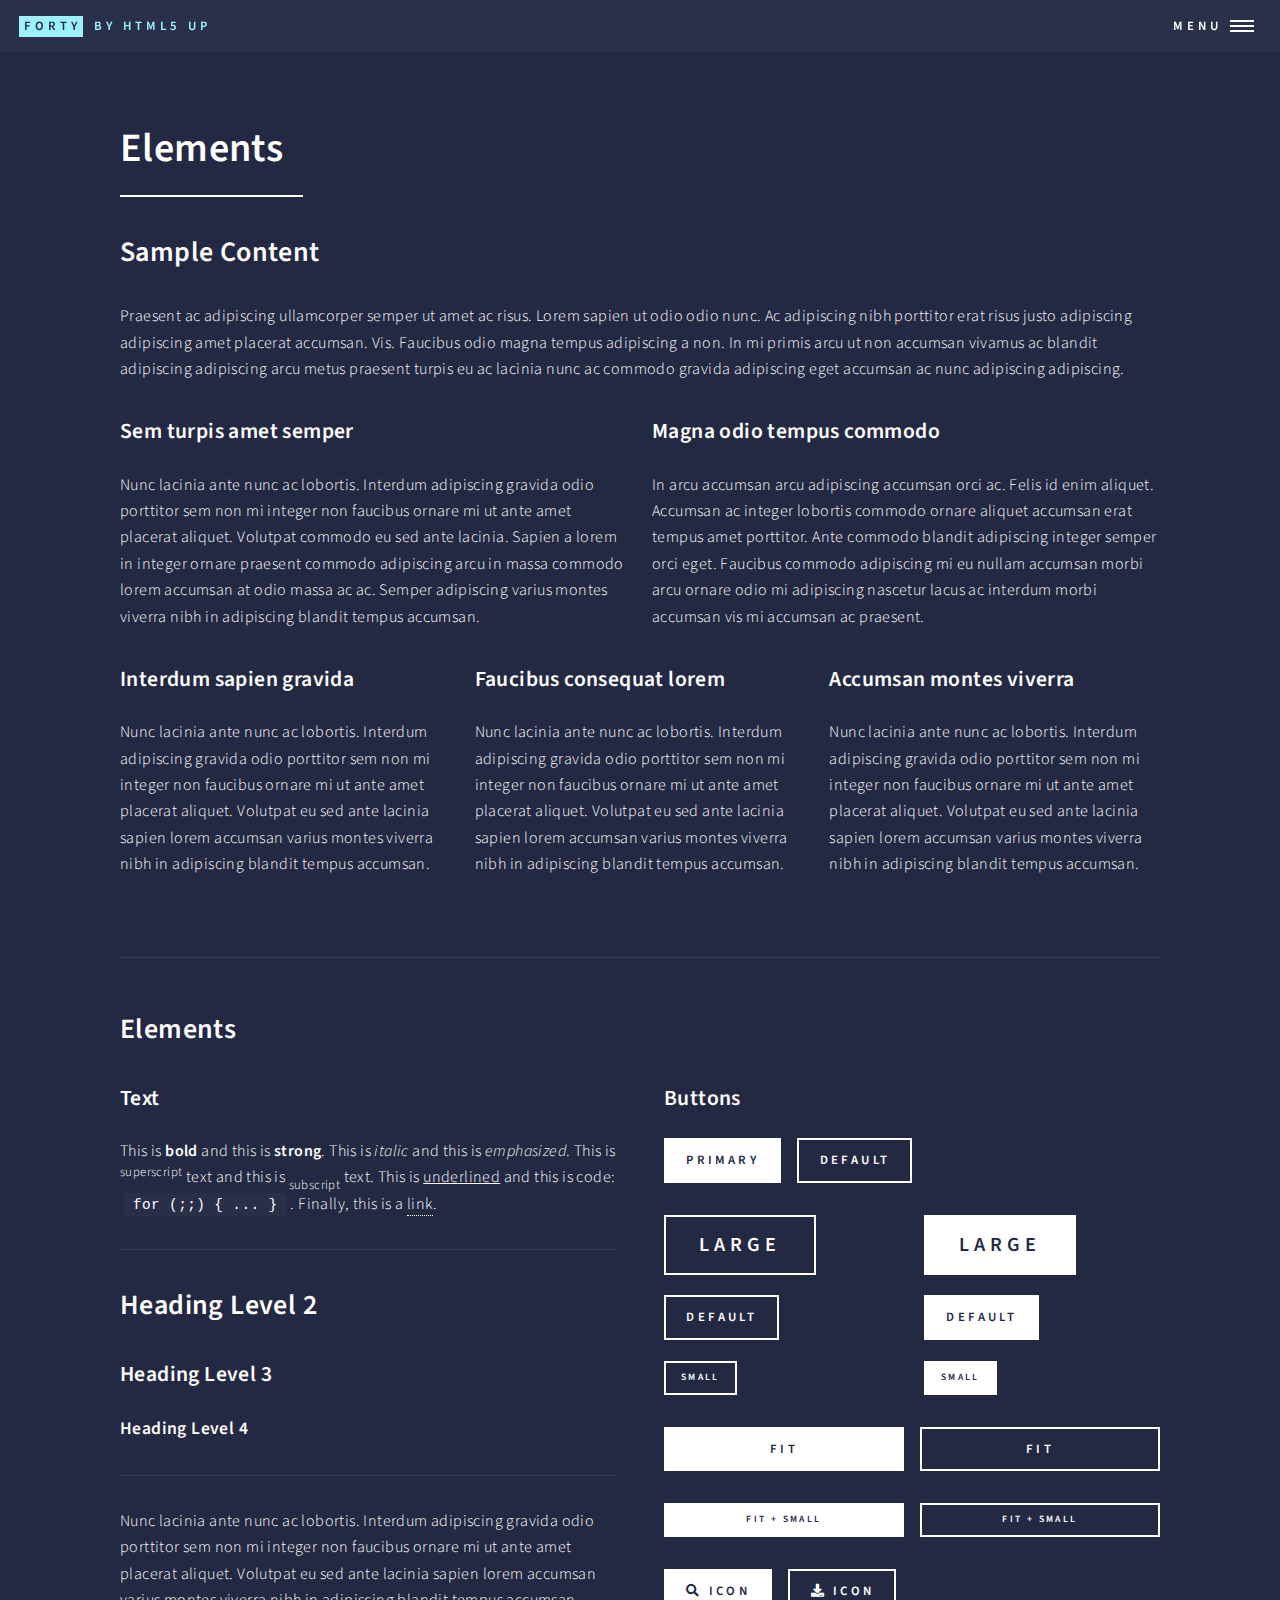
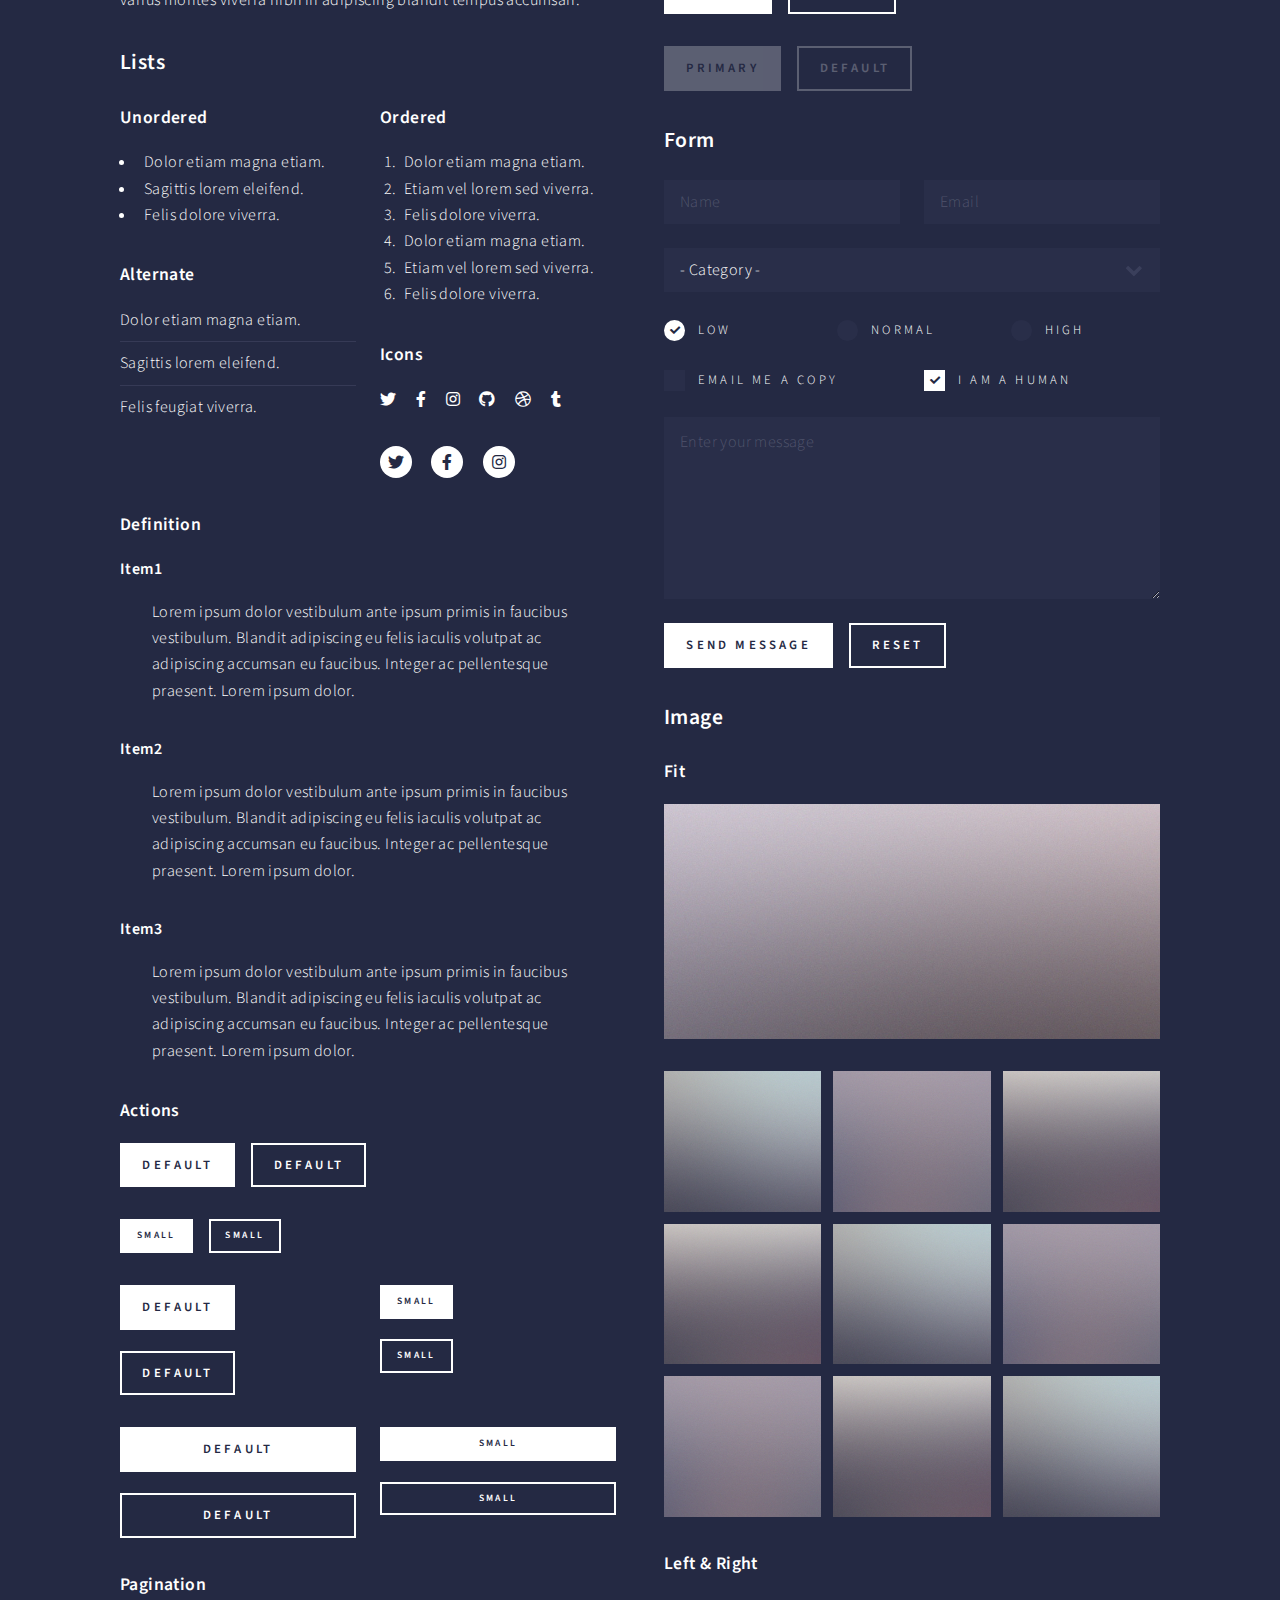
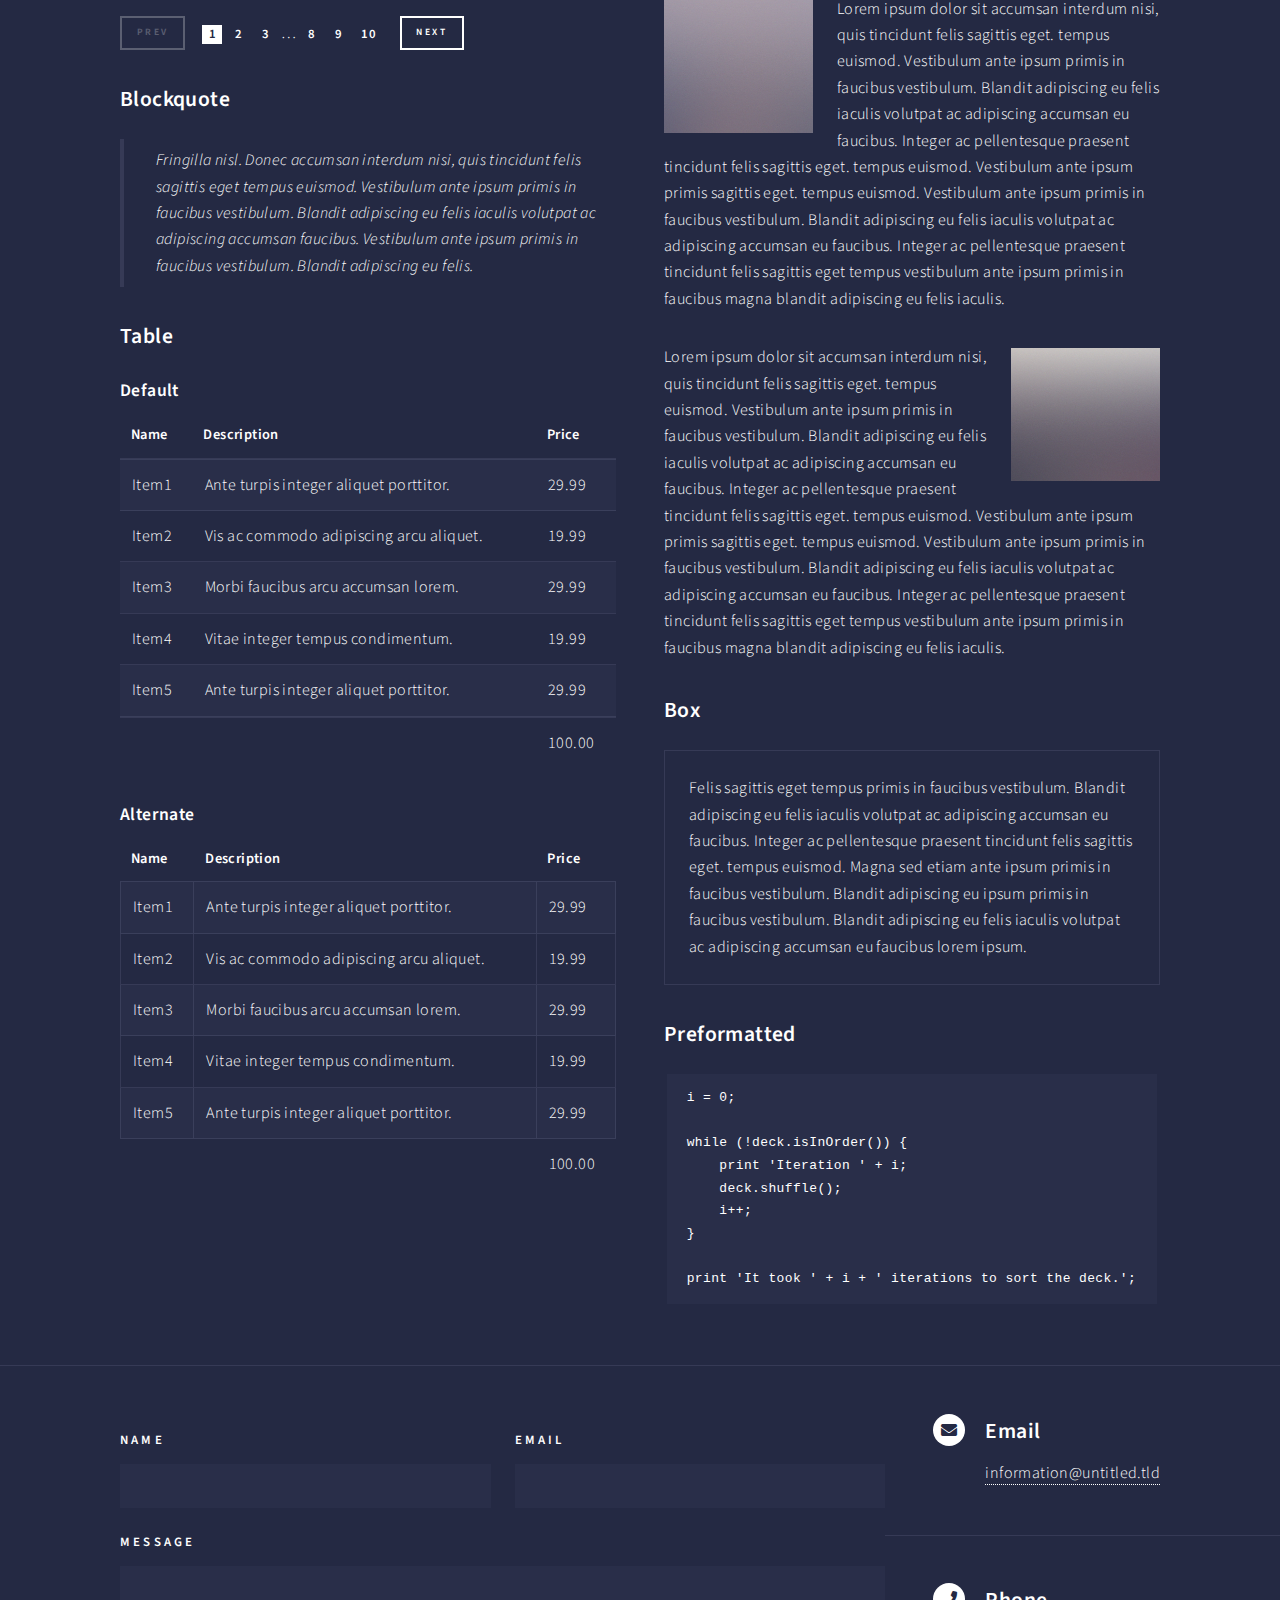
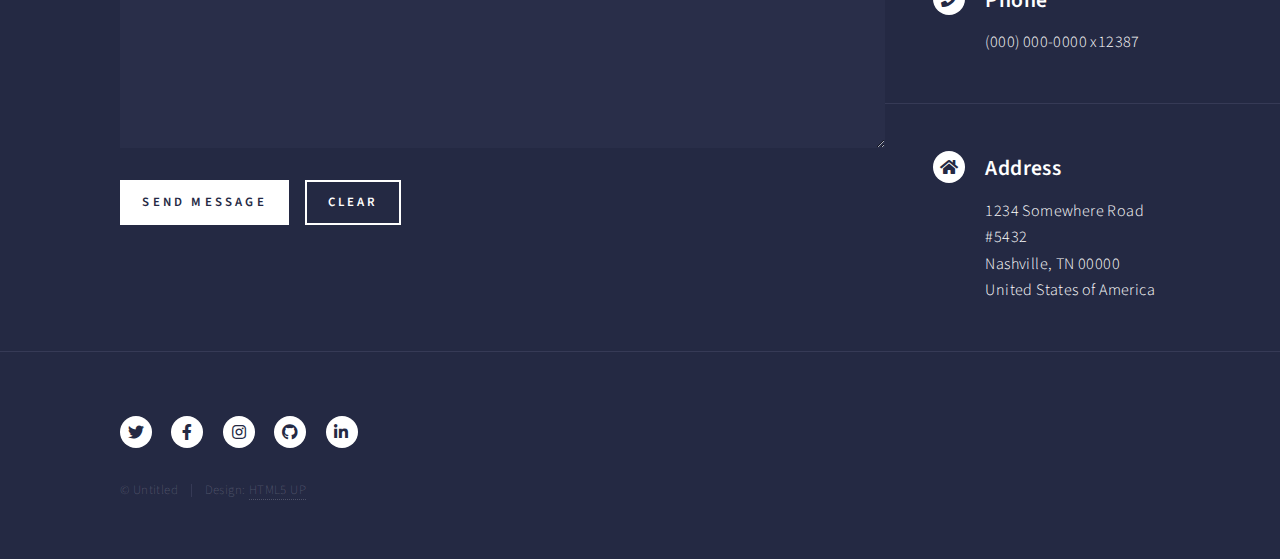
<file: docs/elements.html>
<!DOCTYPE HTML>
<!--
	Forty by HTML5 UP
	html5up.net | @ajlkn
	Free for personal and commercial use under the CCA 3.0 license (html5up.net/license)
-->
<html>
	<head>
		<title>Elements - Forty by HTML5 UP</title>
		<meta charset="utf-8" />
		<meta name="viewport" content="width=device-width, initial-scale=1, user-scalable=no" />
		<link rel="stylesheet" href="assets/css/main.css" />
		<noscript><link rel="stylesheet" href="assets/css/noscript.css" /></noscript>
		
		<meta name="robots" content="noindex,nofollow" />
	</head>
	<body class="is-preload">

		<!-- Wrapper -->
			<div id="wrapper">

				<!-- Header -->
					<header id="header">
						<a href="index.html" class="logo"><strong>Forty</strong> <span>by HTML5 UP</span></a>
						<nav>
							<a href="#menu">Menu</a>
						</nav>
					</header>

				<!-- Menu -->
					<nav id="menu">
						<ul class="links">
							<li><a href="index.html">Home</a></li>
							<li><a href="landing.html">Landing</a></li>
							<li><a href="generic.html">Generic</a></li>
							<li><a href="elements.html">Elements</a></li>
						</ul>
						<ul class="actions stacked">
							<li><a href="#" class="button primary fit">Get Started</a></li>
							<li><a href="#" class="button fit">Log In</a></li>
						</ul>
					</nav>

				<!-- Main -->
					<div id="main" class="alt">

						<!-- One -->
							<section id="one">
								<div class="inner">
									<header class="major">
										<h1>Elements</h1>
									</header>

									<!-- Content -->
										<h2 id="content">Sample Content</h2>
										<p>Praesent ac adipiscing ullamcorper semper ut amet ac risus. Lorem sapien ut odio odio nunc. Ac adipiscing nibh porttitor erat risus justo adipiscing adipiscing amet placerat accumsan. Vis. Faucibus odio magna tempus adipiscing a non. In mi primis arcu ut non accumsan vivamus ac blandit adipiscing adipiscing arcu metus praesent turpis eu ac lacinia nunc ac commodo gravida adipiscing eget accumsan ac nunc adipiscing adipiscing.</p>
										<div class="row">
											<div class="col-6 col-12-small">
												<h3>Sem turpis amet semper</h3>
												<p>Nunc lacinia ante nunc ac lobortis. Interdum adipiscing gravida odio porttitor sem non mi integer non faucibus ornare mi ut ante amet placerat aliquet. Volutpat commodo eu sed ante lacinia. Sapien a lorem in integer ornare praesent commodo adipiscing arcu in massa commodo lorem accumsan at odio massa ac ac. Semper adipiscing varius montes viverra nibh in adipiscing blandit tempus accumsan.</p>
											</div>
											<div class="col-6 col-12-small">
												<h3>Magna odio tempus commodo</h3>
												<p>In arcu accumsan arcu adipiscing accumsan orci ac. Felis id enim aliquet. Accumsan ac integer lobortis commodo ornare aliquet accumsan erat tempus amet porttitor. Ante commodo blandit adipiscing integer semper orci eget. Faucibus commodo adipiscing mi eu nullam accumsan morbi arcu ornare odio mi adipiscing nascetur lacus ac interdum morbi accumsan vis mi accumsan ac praesent.</p>
											</div>
											<!-- Break -->
											<div class="col-4 col-12-medium">
												<h3>Interdum sapien gravida</h3>
												<p>Nunc lacinia ante nunc ac lobortis. Interdum adipiscing gravida odio porttitor sem non mi integer non faucibus ornare mi ut ante amet placerat aliquet. Volutpat eu sed ante lacinia sapien lorem accumsan varius montes viverra nibh in adipiscing blandit tempus accumsan.</p>
											</div>
											<div class="col-4 col-12-medium">
												<h3>Faucibus consequat lorem</h3>
												<p>Nunc lacinia ante nunc ac lobortis. Interdum adipiscing gravida odio porttitor sem non mi integer non faucibus ornare mi ut ante amet placerat aliquet. Volutpat eu sed ante lacinia sapien lorem accumsan varius montes viverra nibh in adipiscing blandit tempus accumsan.</p>
											</div>
											<div class="col-4 col-12-medium">
												<h3>Accumsan montes viverra</h3>
												<p>Nunc lacinia ante nunc ac lobortis. Interdum adipiscing gravida odio porttitor sem non mi integer non faucibus ornare mi ut ante amet placerat aliquet. Volutpat eu sed ante lacinia sapien lorem accumsan varius montes viverra nibh in adipiscing blandit tempus accumsan.</p>
											</div>
										</div>

									<hr class="major" />

									<!-- Elements -->
										<h2 id="elements">Elements</h2>
										<div class="row gtr-200">
											<div class="col-6 col-12-medium">

												<!-- Text stuff -->
													<h3>Text</h3>
													<p>This is <b>bold</b> and this is <strong>strong</strong>. This is <i>italic</i> and this is <em>emphasized</em>.
													This is <sup>superscript</sup> text and this is <sub>subscript</sub> text.
													This is <u>underlined</u> and this is code: <code>for (;;) { ... }</code>.
													Finally, this is a <a href="#">link</a>.</p>
													<hr />
													<h2>Heading Level 2</h2>
													<h3>Heading Level 3</h3>
													<h4>Heading Level 4</h4>
													<hr />
													<p>Nunc lacinia ante nunc ac lobortis. Interdum adipiscing gravida odio porttitor sem non mi integer non faucibus ornare mi ut ante amet placerat aliquet. Volutpat eu sed ante lacinia sapien lorem accumsan varius montes viverra nibh in adipiscing blandit tempus accumsan.</p>

												<!-- Lists -->
													<h3>Lists</h3>
													<div class="row">
														<div class="col-6 col-12-small">

															<h4>Unordered</h4>
															<ul>
																<li>Dolor etiam magna etiam.</li>
																<li>Sagittis lorem eleifend.</li>
																<li>Felis dolore viverra.</li>
															</ul>

															<h4>Alternate</h4>
															<ul class="alt">
																<li>Dolor etiam magna etiam.</li>
																<li>Sagittis lorem eleifend.</li>
																<li>Felis feugiat viverra.</li>
															</ul>

														</div>
														<div class="col-6 col-12-small">

															<h4>Ordered</h4>
															<ol>
																<li>Dolor etiam magna etiam.</li>
																<li>Etiam vel lorem sed viverra.</li>
																<li>Felis dolore viverra.</li>
																<li>Dolor etiam magna etiam.</li>
																<li>Etiam vel lorem sed viverra.</li>
																<li>Felis dolore viverra.</li>
															</ol>

															<h4>Icons</h4>
															<ul class="icons">
																<li><a href="#" class="icon brands fa-twitter"><span class="label">Twitter</span></a></li>
																<li><a href="#" class="icon brands fa-facebook-f"><span class="label">Facebook</span></a></li>
																<li><a href="#" class="icon brands fa-instagram"><span class="label">Instagram</span></a></li>
																<li><a href="#" class="icon brands fa-github"><span class="label">Github</span></a></li>
																<li><a href="#" class="icon brands fa-dribbble"><span class="label">Dribbble</span></a></li>
																<li><a href="#" class="icon brands fa-tumblr"><span class="label">Tumblr</span></a></li>
															</ul>
															<ul class="icons">
																<li><a href="#" class="icon brands alt fa-twitter"><span class="label">Twitter</span></a></li>
																<li><a href="#" class="icon brands alt fa-facebook-f"><span class="label">Facebook</span></a></li>
																<li><a href="#" class="icon brands alt fa-instagram"><span class="label">Instagram</span></a></li>
															</ul>

														</div>
													</div>
													<h4>Definition</h4>
													<dl>
														<dt>Item1</dt>
														<dd>
															<p>Lorem ipsum dolor vestibulum ante ipsum primis in faucibus vestibulum. Blandit adipiscing eu felis iaculis volutpat ac adipiscing accumsan eu faucibus. Integer ac pellentesque praesent. Lorem ipsum dolor.</p>
														</dd>
														<dt>Item2</dt>
														<dd>
															<p>Lorem ipsum dolor vestibulum ante ipsum primis in faucibus vestibulum. Blandit adipiscing eu felis iaculis volutpat ac adipiscing accumsan eu faucibus. Integer ac pellentesque praesent. Lorem ipsum dolor.</p>
														</dd>
														<dt>Item3</dt>
														<dd>
															<p>Lorem ipsum dolor vestibulum ante ipsum primis in faucibus vestibulum. Blandit adipiscing eu felis iaculis volutpat ac adipiscing accumsan eu faucibus. Integer ac pellentesque praesent. Lorem ipsum dolor.</p>
														</dd>
													</dl>

													<h4>Actions</h4>
													<ul class="actions">
														<li><a href="#" class="button primary">Default</a></li>
														<li><a href="#" class="button">Default</a></li>
													</ul>
													<ul class="actions small">
														<li><a href="#" class="button primary small">Small</a></li>
														<li><a href="#" class="button small">Small</a></li>
													</ul>
													<div class="row">
														<div class="col-6 col-12-small">
															<ul class="actions stacked">
																<li><a href="#" class="button primary">Default</a></li>
																<li><a href="#" class="button">Default</a></li>
															</ul>
														</div>
														<div class="col-6 col-12-small">
															<ul class="actions stacked">
																<li><a href="#" class="button primary small">Small</a></li>
																<li><a href="#" class="button small">Small</a></li>
															</ul>
														</div>
														<div class="col-6 col-12-small">
															<ul class="actions stacked">
																<li><a href="#" class="button primary fit">Default</a></li>
																<li><a href="#" class="button fit">Default</a></li>
															</ul>
														</div>
														<div class="col-6 col-12-small">
															<ul class="actions stacked">
																<li><a href="#" class="button primary small fit">Small</a></li>
																<li><a href="#" class="button small fit">Small</a></li>
															</ul>
														</div>
													</div>

													<h4>Pagination</h4>
													<ul class="pagination">
														<li><span class="button small disabled">Prev</span></li>
														<li><a href="#" class="page active">1</a></li>
														<li><a href="#" class="page">2</a></li>
														<li><a href="#" class="page">3</a></li>
														<li><span>&hellip;</span></li>
														<li><a href="#" class="page">8</a></li>
														<li><a href="#" class="page">9</a></li>
														<li><a href="#" class="page">10</a></li>
														<li><a href="#" class="button small">Next</a></li>
													</ul>

												<!-- Blockquote -->
													<h3>Blockquote</h3>
													<blockquote>Fringilla nisl. Donec accumsan interdum nisi, quis tincidunt felis sagittis eget tempus euismod. Vestibulum ante ipsum primis in faucibus vestibulum. Blandit adipiscing eu felis iaculis volutpat ac adipiscing accumsan faucibus. Vestibulum ante ipsum primis in faucibus vestibulum. Blandit adipiscing eu felis.</blockquote>

												<!-- Table -->
													<h3>Table</h3>

													<h4>Default</h4>
													<div class="table-wrapper">
														<table>
															<thead>
																<tr>
																	<th>Name</th>
																	<th>Description</th>
																	<th>Price</th>
																</tr>
															</thead>
															<tbody>
																<tr>
																	<td>Item1</td>
																	<td>Ante turpis integer aliquet porttitor.</td>
																	<td>29.99</td>
																</tr>
																<tr>
																	<td>Item2</td>
																	<td>Vis ac commodo adipiscing arcu aliquet.</td>
																	<td>19.99</td>
																</tr>
																<tr>
																	<td>Item3</td>
																	<td> Morbi faucibus arcu accumsan lorem.</td>
																	<td>29.99</td>
																</tr>
																<tr>
																	<td>Item4</td>
																	<td>Vitae integer tempus condimentum.</td>
																	<td>19.99</td>
																</tr>
																<tr>
																	<td>Item5</td>
																	<td>Ante turpis integer aliquet porttitor.</td>
																	<td>29.99</td>
																</tr>
															</tbody>
															<tfoot>
																<tr>
																	<td colspan="2"></td>
																	<td>100.00</td>
																</tr>
															</tfoot>
														</table>
													</div>

													<h4>Alternate</h4>
													<div class="table-wrapper">
														<table class="alt">
															<thead>
																<tr>
																	<th>Name</th>
																	<th>Description</th>
																	<th>Price</th>
																</tr>
															</thead>
															<tbody>
																<tr>
																	<td>Item1</td>
																	<td>Ante turpis integer aliquet porttitor.</td>
																	<td>29.99</td>
																</tr>
																<tr>
																	<td>Item2</td>
																	<td>Vis ac commodo adipiscing arcu aliquet.</td>
																	<td>19.99</td>
																</tr>
																<tr>
																	<td>Item3</td>
																	<td> Morbi faucibus arcu accumsan lorem.</td>
																	<td>29.99</td>
																</tr>
																<tr>
																	<td>Item4</td>
																	<td>Vitae integer tempus condimentum.</td>
																	<td>19.99</td>
																</tr>
																<tr>
																	<td>Item5</td>
																	<td>Ante turpis integer aliquet porttitor.</td>
																	<td>29.99</td>
																</tr>
															</tbody>
															<tfoot>
																<tr>
																	<td colspan="2"></td>
																	<td>100.00</td>
																</tr>
															</tfoot>
														</table>
													</div>

											</div>
											<div class="col-6 col-12-medium">

												<!-- Buttons -->
													<h3>Buttons</h3>
													<ul class="actions">
														<li><a href="#" class="button primary">Primary</a></li>
														<li><a href="#" class="button">Default</a></li>
													</ul>
													<div class="row">
														<div class="col-6 col-12-xsmall">
															<ul class="actions stacked">
																<li><a href="#" class="button large">Large</a></li>
																<li><a href="#" class="button">Default</a></li>
																<li><a href="#" class="button small">Small</a></li>
															</ul>
														</div>
														<div class="col-6 col-12-xsmall">
															<ul class="actions stacked">
																<li><a href="#" class="button primary large">Large</a></li>
																<li><a href="#" class="button primary">Default</a></li>
																<li><a href="#" class="button primary small">Small</a></li>
															</ul>
														</div>
													</div>
													<ul class="actions fit">
														<li><a href="#" class="button primary fit">Fit</a></li>
														<li><a href="#" class="button fit">Fit</a></li>
													</ul>
													<ul class="actions fit small">
														<li><a href="#" class="button primary fit small">Fit + Small</a></li>
														<li><a href="#" class="button fit small">Fit + Small</a></li>
													</ul>
													<ul class="actions">
														<li><a href="#" class="button primary icon solid fa-search">Icon</a></li>
														<li><a href="#" class="button icon solid fa-download">Icon</a></li>
													</ul>
													<ul class="actions">
														<li><span class="button primary disabled">Primary</span></li>
														<li><span class="button disabled">Default</span></li>
													</ul>

												<!-- Form -->
													<h3>Form</h3>

													<form method="post" action="#">
														<div class="row gtr-uniform">
															<div class="col-6 col-12-xsmall">
																<input type="text" name="demo-name" id="demo-name" value="" placeholder="Name" />
															</div>
															<div class="col-6 col-12-xsmall">
																<input type="email" name="demo-email" id="demo-email" value="" placeholder="Email" />
															</div>
															<!-- Break -->
															<div class="col-12">
																<select name="demo-category" id="demo-category">
																	<option value="">- Category -</option>
																	<option value="1">Manufacturing</option>
																	<option value="1">Shipping</option>
																	<option value="1">Administration</option>
																	<option value="1">Human Resources</option>
																</select>
															</div>
															<!-- Break -->
															<div class="col-4 col-12-small">
																<input type="radio" id="demo-priority-low" name="demo-priority" checked>
																<label for="demo-priority-low">Low</label>
															</div>
															<div class="col-4 col-12-small">
																<input type="radio" id="demo-priority-normal" name="demo-priority">
																<label for="demo-priority-normal">Normal</label>
															</div>
															<div class="col-4 col-12-small">
																<input type="radio" id="demo-priority-high" name="demo-priority">
																<label for="demo-priority-high">High</label>
															</div>
															<!-- Break -->
															<div class="col-6 col-12-small">
																<input type="checkbox" id="demo-copy" name="demo-copy">
																<label for="demo-copy">Email me a copy</label>
															</div>
															<div class="col-6 col-12-small">
																<input type="checkbox" id="demo-human" name="demo-human" checked>
																<label for="demo-human">I am a human</label>
															</div>
															<!-- Break -->
															<div class="col-12">
																<textarea name="demo-message" id="demo-message" placeholder="Enter your message" rows="6"></textarea>
															</div>
															<!-- Break -->
															<div class="col-12">
																<ul class="actions">
																	<li><input type="submit" value="Send Message" class="primary" /></li>
																	<li><input type="reset" value="Reset" /></li>
																</ul>
															</div>
														</div>
													</form>

												<!-- Image -->
													<h3>Image</h3>

													<h4>Fit</h4>
													<span class="image fit"><img src="images/pic03.jpg" alt="" /></span>
													<div class="box alt">
														<div class="row gtr-50 gtr-uniform">
															<div class="col-4"><span class="image fit"><img src="images/pic08.jpg" alt="" /></span></div>
															<div class="col-4"><span class="image fit"><img src="images/pic09.jpg" alt="" /></span></div>
															<div class="col-4"><span class="image fit"><img src="images/pic10.jpg" alt="" /></span></div>
															<!-- Break -->
															<div class="col-4"><span class="image fit"><img src="images/pic10.jpg" alt="" /></span></div>
															<div class="col-4"><span class="image fit"><img src="images/pic08.jpg" alt="" /></span></div>
															<div class="col-4"><span class="image fit"><img src="images/pic09.jpg" alt="" /></span></div>
															<!-- Break -->
															<div class="col-4"><span class="image fit"><img src="images/pic09.jpg" alt="" /></span></div>
															<div class="col-4"><span class="image fit"><img src="images/pic10.jpg" alt="" /></span></div>
															<div class="col-4"><span class="image fit"><img src="images/pic08.jpg" alt="" /></span></div>
														</div>
													</div>

													<h4>Left &amp; Right</h4>
													<p><span class="image left"><img src="images/pic09.jpg" alt="" /></span>Lorem ipsum dolor sit accumsan interdum nisi, quis tincidunt felis sagittis eget. tempus euismod. Vestibulum ante ipsum primis in faucibus vestibulum. Blandit adipiscing eu felis iaculis volutpat ac adipiscing accumsan eu faucibus. Integer ac pellentesque praesent tincidunt felis sagittis eget. tempus euismod. Vestibulum ante ipsum primis sagittis eget. tempus euismod. Vestibulum ante ipsum primis in faucibus vestibulum. Blandit adipiscing eu felis iaculis volutpat ac adipiscing accumsan eu faucibus. Integer ac pellentesque praesent tincidunt felis sagittis eget tempus vestibulum ante ipsum primis in faucibus magna blandit adipiscing eu felis iaculis.</p>
													<p><span class="image right"><img src="images/pic10.jpg" alt="" /></span>Lorem ipsum dolor sit accumsan interdum nisi, quis tincidunt felis sagittis eget. tempus euismod. Vestibulum ante ipsum primis in faucibus vestibulum. Blandit adipiscing eu felis iaculis volutpat ac adipiscing accumsan eu faucibus. Integer ac pellentesque praesent tincidunt felis sagittis eget. tempus euismod. Vestibulum ante ipsum primis sagittis eget. tempus euismod. Vestibulum ante ipsum primis in faucibus vestibulum. Blandit adipiscing eu felis iaculis volutpat ac adipiscing accumsan eu faucibus. Integer ac pellentesque praesent tincidunt felis sagittis eget tempus vestibulum ante ipsum primis in faucibus magna blandit adipiscing eu felis iaculis.</p>

												<!-- Box -->
													<h3>Box</h3>
													<div class="box">
														<p>Felis sagittis eget tempus primis in faucibus vestibulum. Blandit adipiscing eu felis iaculis volutpat ac adipiscing accumsan eu faucibus. Integer ac pellentesque praesent tincidunt felis sagittis eget. tempus euismod. Magna sed etiam ante ipsum primis in faucibus vestibulum. Blandit adipiscing eu ipsum primis in faucibus vestibulum. Blandit adipiscing eu felis iaculis volutpat ac adipiscing accumsan eu faucibus lorem ipsum.</p>
													</div>

												<!-- Preformatted Code -->
													<h3>Preformatted</h3>
													<pre><code>i = 0;

while (!deck.isInOrder()) {
    print 'Iteration ' + i;
    deck.shuffle();
    i++;
}

print 'It took ' + i + ' iterations to sort the deck.';
</code></pre>

											</div>
										</div>

								</div>
							</section>

					</div>

				<!-- Contact -->
					<section id="contact">
						<div class="inner">
							<section>
								<form method="post" action="#">
									<div class="fields">
										<div class="field half">
											<label for="name">Name</label>
											<input type="text" name="name" id="name" />
										</div>
										<div class="field half">
											<label for="email">Email</label>
											<input type="text" name="email" id="email" />
										</div>
										<div class="field">
											<label for="message">Message</label>
											<textarea name="message" id="message" rows="6"></textarea>
										</div>
									</div>
									<ul class="actions">
										<li><input type="submit" value="Send Message" class="primary" /></li>
										<li><input type="reset" value="Clear" /></li>
									</ul>
								</form>
							</section>
							<section class="split">
								<section>
									<div class="contact-method">
										<span class="icon solid alt fa-envelope"></span>
										<h3>Email</h3>
										<a href="#">information@untitled.tld</a>
									</div>
								</section>
								<section>
									<div class="contact-method">
										<span class="icon solid alt fa-phone"></span>
										<h3>Phone</h3>
										<span>(000) 000-0000 x12387</span>
									</div>
								</section>
								<section>
									<div class="contact-method">
										<span class="icon solid alt fa-home"></span>
										<h3>Address</h3>
										<span>1234 Somewhere Road #5432<br />
										Nashville, TN 00000<br />
										United States of America</span>
									</div>
								</section>
							</section>
						</div>
					</section>

				<!-- Footer -->
					<footer id="footer">
						<div class="inner">
							<ul class="icons">
								<li><a href="#" class="icon brands alt fa-twitter"><span class="label">Twitter</span></a></li>
								<li><a href="#" class="icon brands alt fa-facebook-f"><span class="label">Facebook</span></a></li>
								<li><a href="#" class="icon brands alt fa-instagram"><span class="label">Instagram</span></a></li>
								<li><a href="#" class="icon brands alt fa-github"><span class="label">GitHub</span></a></li>
								<li><a href="#" class="icon brands alt fa-linkedin-in"><span class="label">LinkedIn</span></a></li>
							</ul>
							<ul class="copyright">
								<li>&copy; Untitled</li><li>Design: <a href="https://html5up.net">HTML5 UP</a></li>
							</ul>
						</div>
					</footer>

			</div>

		<!-- Scripts -->
			<script src="assets/js/jquery.min.js"></script>
			<script src="assets/js/jquery.scrolly.min.js"></script>
			<script src="assets/js/jquery.scrollex.min.js"></script>
			<script src="assets/js/browser.min.js"></script>
			<script src="assets/js/breakpoints.min.js"></script>
			<script src="assets/js/util.js"></script>
			<script src="assets/js/main.js"></script>

	</body>
</html>
</file>
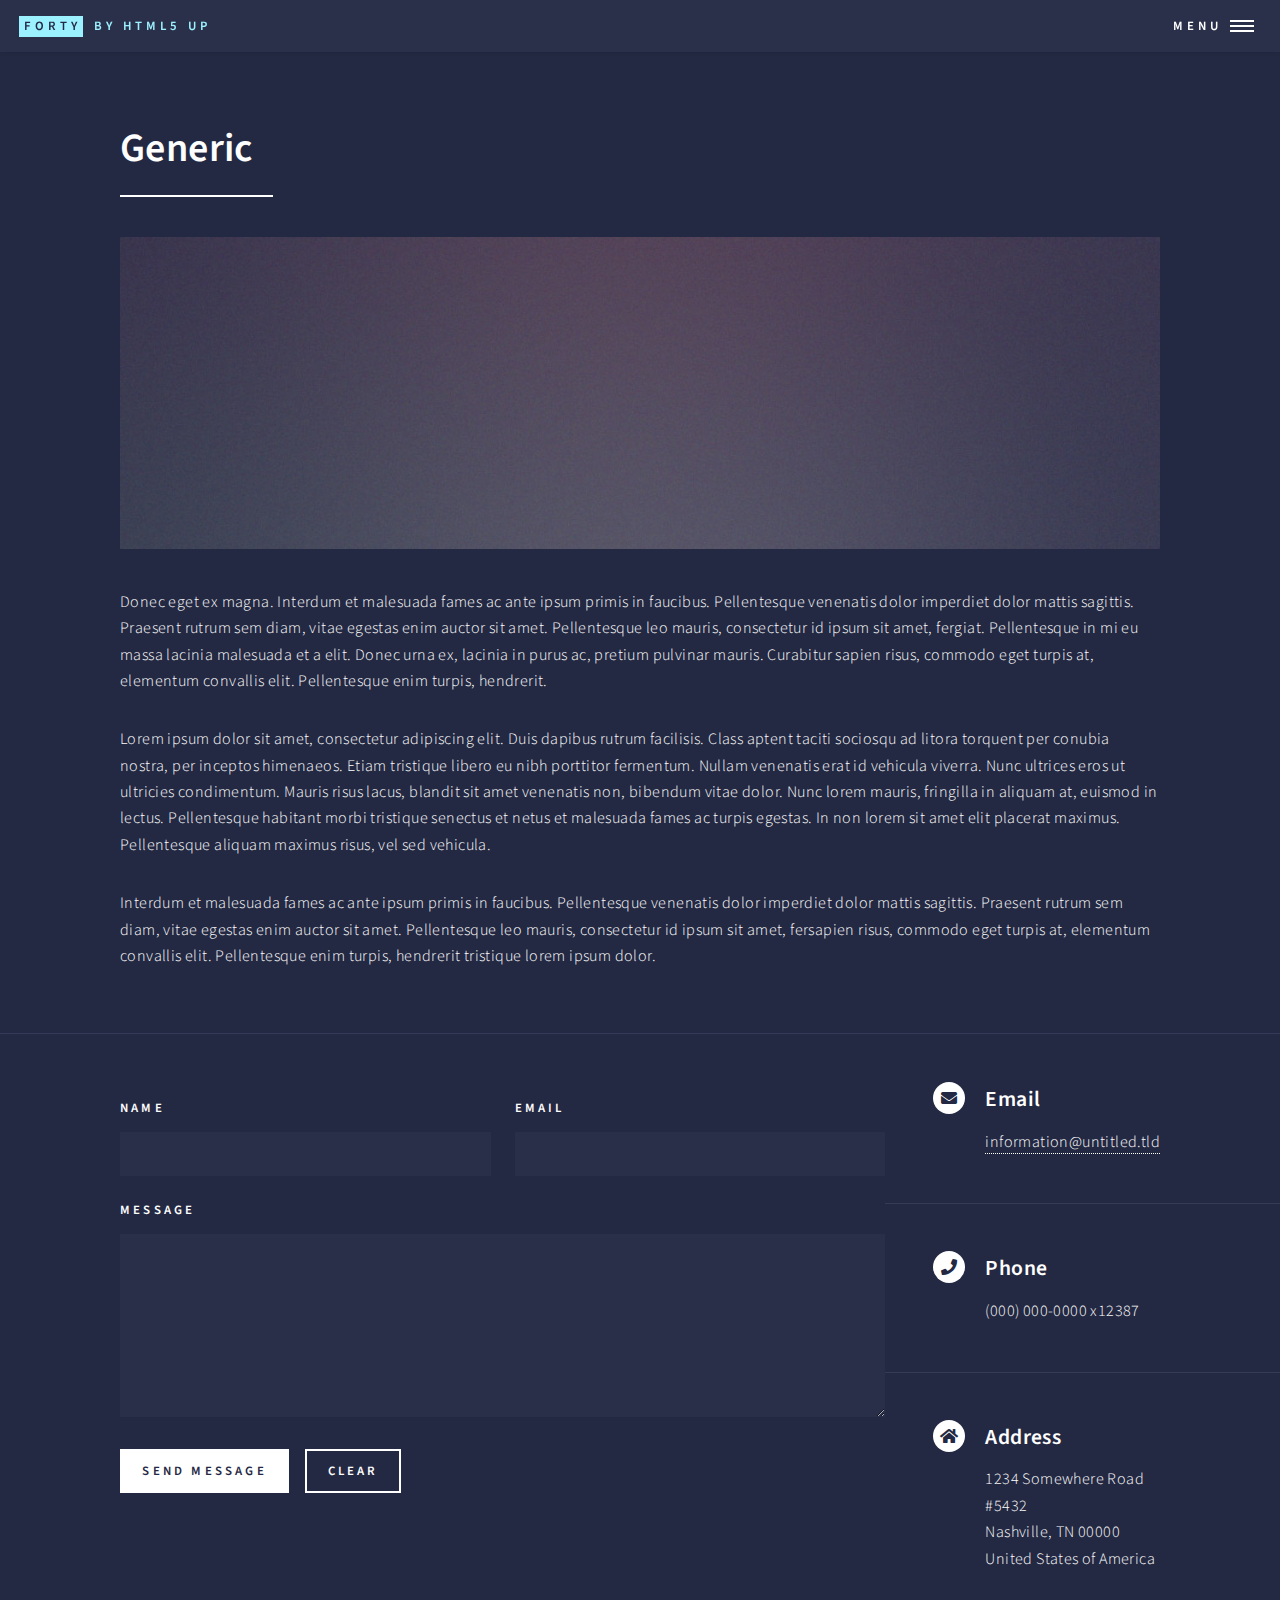
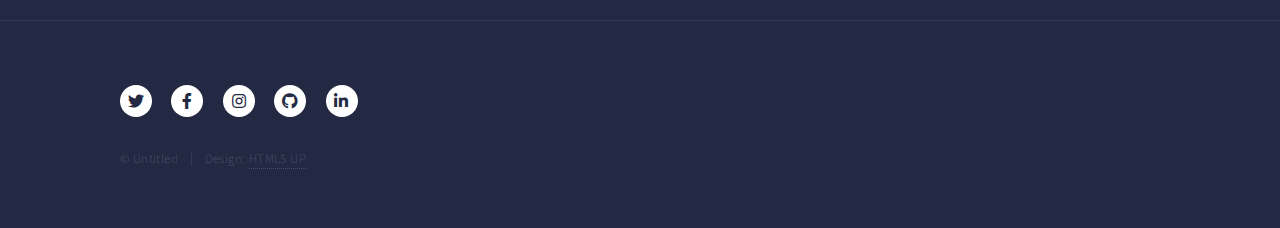
<file: docs/generic.html>
<!DOCTYPE HTML>
<!--
	Forty by HTML5 UP
	html5up.net | @ajlkn
	Free for personal and commercial use under the CCA 3.0 license (html5up.net/license)
-->
<html>
	<head>
		<title>Generic - Forty by HTML5 UP</title>
		<meta charset="utf-8" />
		<meta name="viewport" content="width=device-width, initial-scale=1, user-scalable=no" />
		<link rel="stylesheet" href="assets/css/main.css" />
		<noscript><link rel="stylesheet" href="assets/css/noscript.css" /></noscript>
		
		<meta name="robots" content="noindex,nofollow" />
	</head>
	<body class="is-preload">

		<!-- Wrapper -->
			<div id="wrapper">

				<!-- Header -->
					<header id="header">
						<a href="index.html" class="logo"><strong>Forty</strong> <span>by HTML5 UP</span></a>
						<nav>
							<a href="#menu">Menu</a>
						</nav>
					</header>

				<!-- Menu -->
					<nav id="menu">
						<ul class="links">
							<li><a href="index.html">Home</a></li>
							<li><a href="landing.html">Landing</a></li>
							<li><a href="generic.html">Generic</a></li>
							<li><a href="elements.html">Elements</a></li>
						</ul>
						<ul class="actions stacked">
							<li><a href="#" class="button primary fit">Get Started</a></li>
							<li><a href="#" class="button fit">Log In</a></li>
						</ul>
					</nav>

				<!-- Main -->
					<div id="main" class="alt">

						<!-- One -->
							<section id="one">
								<div class="inner">
									<header class="major">
										<h1>Generic</h1>
									</header>
									<span class="image main"><img src="images/pic11.jpg" alt="" /></span>
									<p>Donec eget ex magna. Interdum et malesuada fames ac ante ipsum primis in faucibus. Pellentesque venenatis dolor imperdiet dolor mattis sagittis. Praesent rutrum sem diam, vitae egestas enim auctor sit amet. Pellentesque leo mauris, consectetur id ipsum sit amet, fergiat. Pellentesque in mi eu massa lacinia malesuada et a elit. Donec urna ex, lacinia in purus ac, pretium pulvinar mauris. Curabitur sapien risus, commodo eget turpis at, elementum convallis elit. Pellentesque enim turpis, hendrerit.</p>
									<p>Lorem ipsum dolor sit amet, consectetur adipiscing elit. Duis dapibus rutrum facilisis. Class aptent taciti sociosqu ad litora torquent per conubia nostra, per inceptos himenaeos. Etiam tristique libero eu nibh porttitor fermentum. Nullam venenatis erat id vehicula viverra. Nunc ultrices eros ut ultricies condimentum. Mauris risus lacus, blandit sit amet venenatis non, bibendum vitae dolor. Nunc lorem mauris, fringilla in aliquam at, euismod in lectus. Pellentesque habitant morbi tristique senectus et netus et malesuada fames ac turpis egestas. In non lorem sit amet elit placerat maximus. Pellentesque aliquam maximus risus, vel sed vehicula.</p>
									<p>Interdum et malesuada fames ac ante ipsum primis in faucibus. Pellentesque venenatis dolor imperdiet dolor mattis sagittis. Praesent rutrum sem diam, vitae egestas enim auctor sit amet. Pellentesque leo mauris, consectetur id ipsum sit amet, fersapien risus, commodo eget turpis at, elementum convallis elit. Pellentesque enim turpis, hendrerit tristique lorem ipsum dolor.</p>
								</div>
							</section>

					</div>

				<!-- Contact -->
					<section id="contact">
						<div class="inner">
							<section>
								<form method="post" action="#">
									<div class="fields">
										<div class="field half">
											<label for="name">Name</label>
											<input type="text" name="name" id="name" />
										</div>
										<div class="field half">
											<label for="email">Email</label>
											<input type="text" name="email" id="email" />
										</div>
										<div class="field">
											<label for="message">Message</label>
											<textarea name="message" id="message" rows="6"></textarea>
										</div>
									</div>
									<ul class="actions">
										<li><input type="submit" value="Send Message" class="primary" /></li>
										<li><input type="reset" value="Clear" /></li>
									</ul>
								</form>
							</section>
							<section class="split">
								<section>
									<div class="contact-method">
										<span class="icon solid alt fa-envelope"></span>
										<h3>Email</h3>
										<a href="#">information@untitled.tld</a>
									</div>
								</section>
								<section>
									<div class="contact-method">
										<span class="icon solid alt fa-phone"></span>
										<h3>Phone</h3>
										<span>(000) 000-0000 x12387</span>
									</div>
								</section>
								<section>
									<div class="contact-method">
										<span class="icon solid alt fa-home"></span>
										<h3>Address</h3>
										<span>1234 Somewhere Road #5432<br />
										Nashville, TN 00000<br />
										United States of America</span>
									</div>
								</section>
							</section>
						</div>
					</section>

				<!-- Footer -->
					<footer id="footer">
						<div class="inner">
							<ul class="icons">
								<li><a href="#" class="icon brands alt fa-twitter"><span class="label">Twitter</span></a></li>
								<li><a href="#" class="icon brands alt fa-facebook-f"><span class="label">Facebook</span></a></li>
								<li><a href="#" class="icon brands alt fa-instagram"><span class="label">Instagram</span></a></li>
								<li><a href="#" class="icon brands alt fa-github"><span class="label">GitHub</span></a></li>
								<li><a href="#" class="icon brands alt fa-linkedin-in"><span class="label">LinkedIn</span></a></li>
							</ul>
							<ul class="copyright">
								<li>&copy; Untitled</li><li>Design: <a href="https://html5up.net">HTML5 UP</a></li>
							</ul>
						</div>
					</footer>

			</div>

		<!-- Scripts -->
			<script src="assets/js/jquery.min.js"></script>
			<script src="assets/js/jquery.scrolly.min.js"></script>
			<script src="assets/js/jquery.scrollex.min.js"></script>
			<script src="assets/js/browser.min.js"></script>
			<script src="assets/js/breakpoints.min.js"></script>
			<script src="assets/js/util.js"></script>
			<script src="assets/js/main.js"></script>

	</body>
</html>
</file>
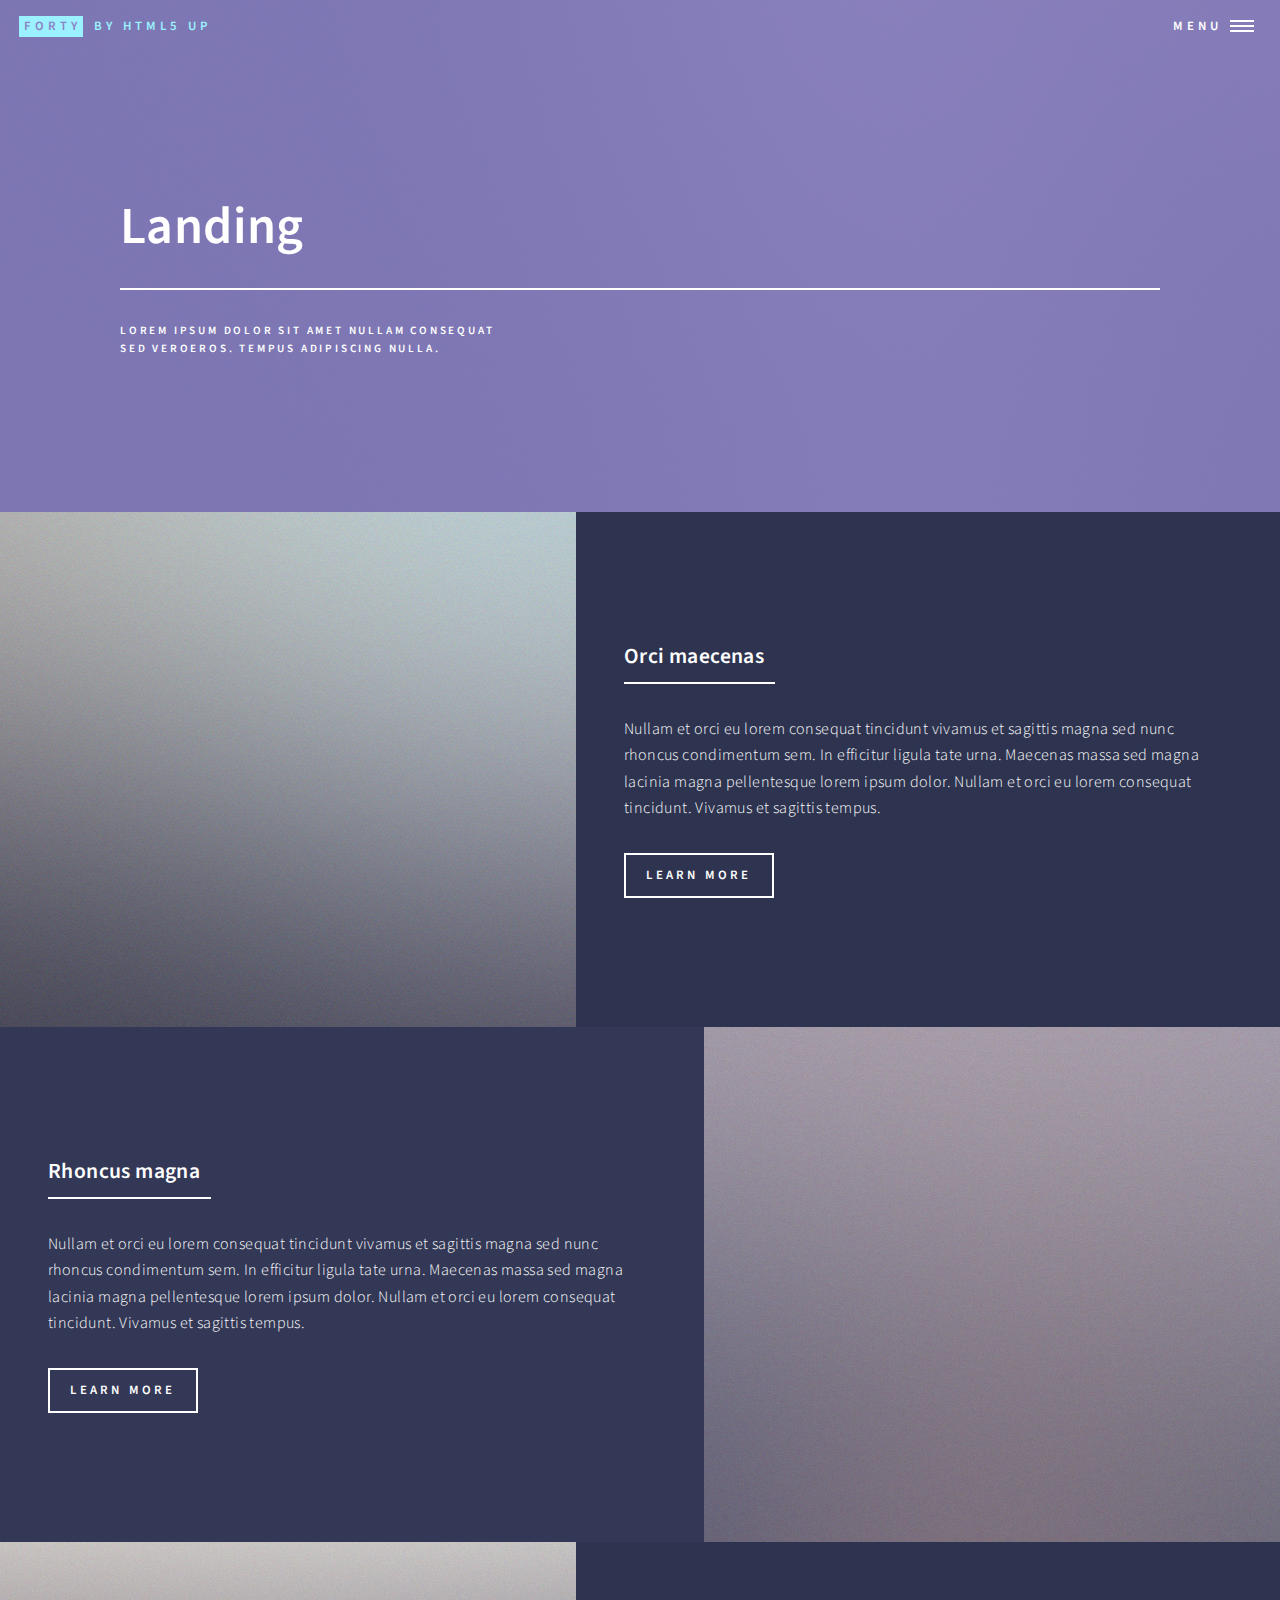
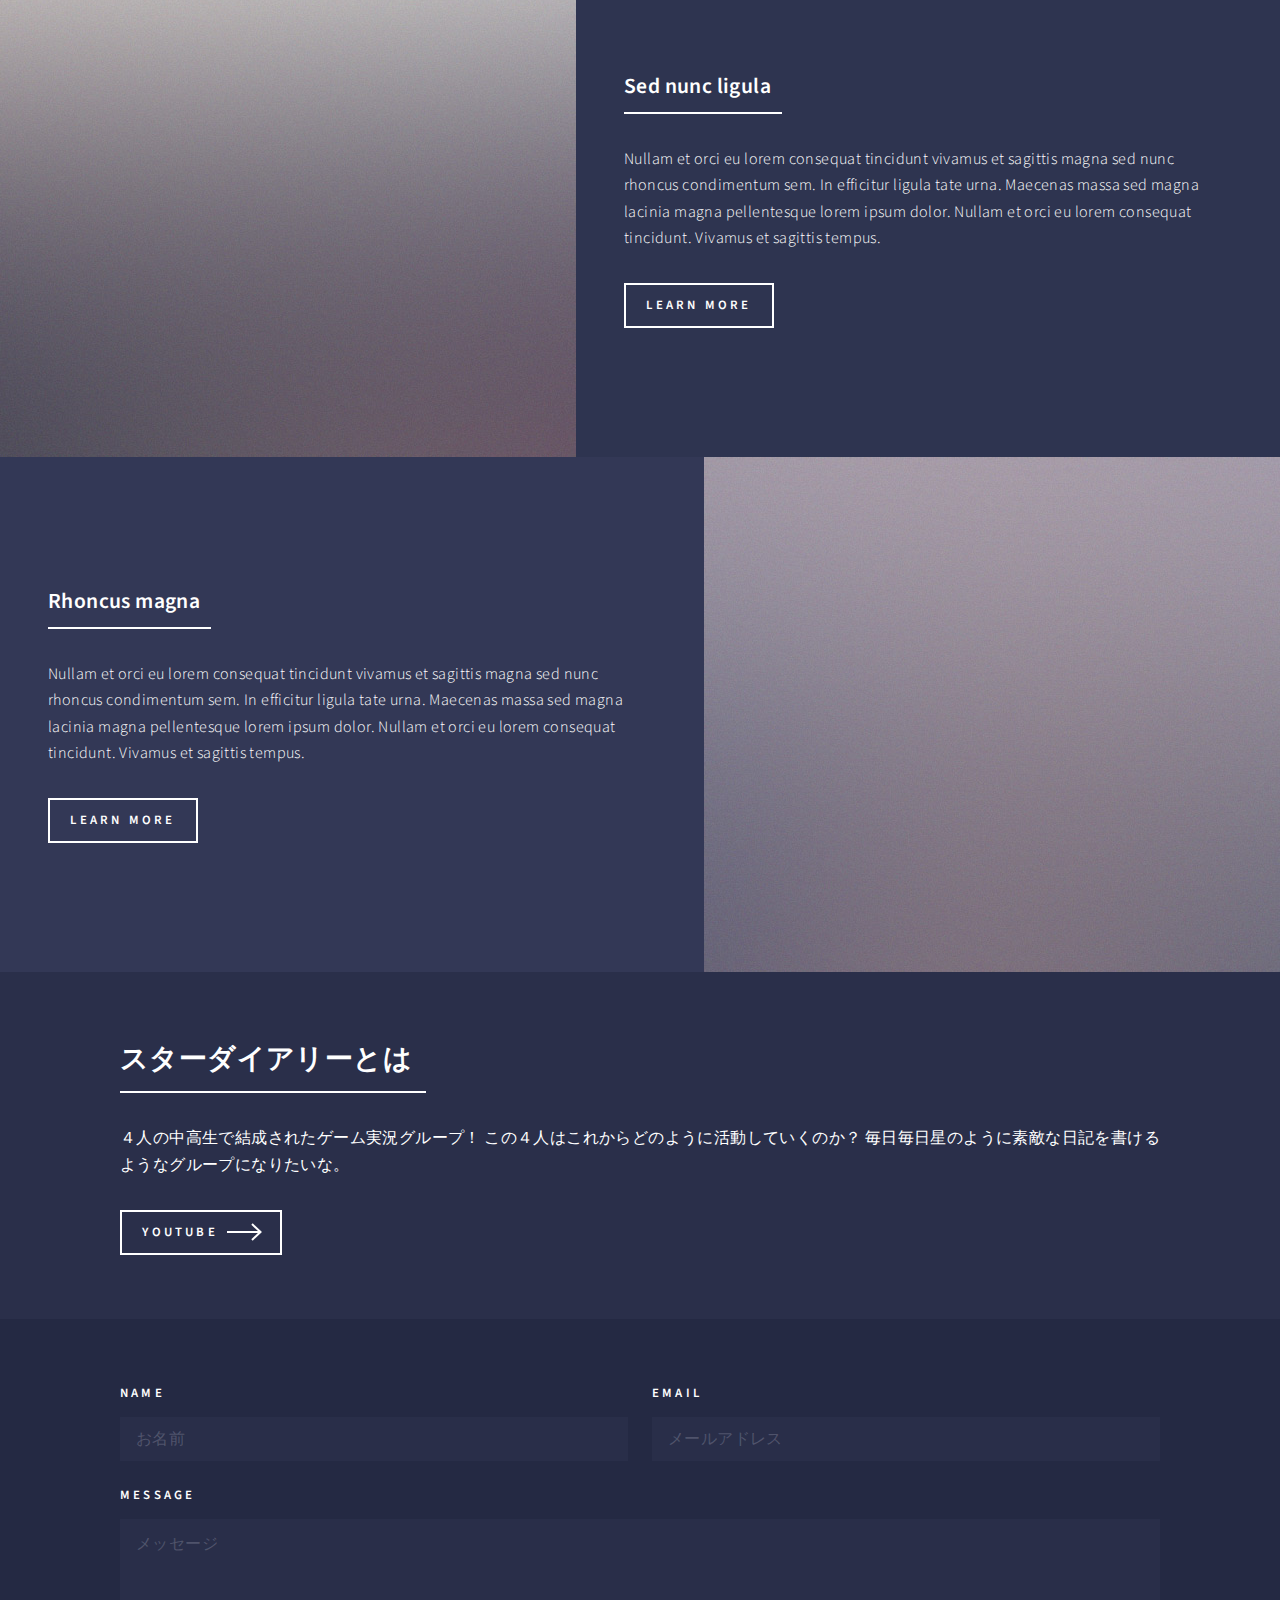
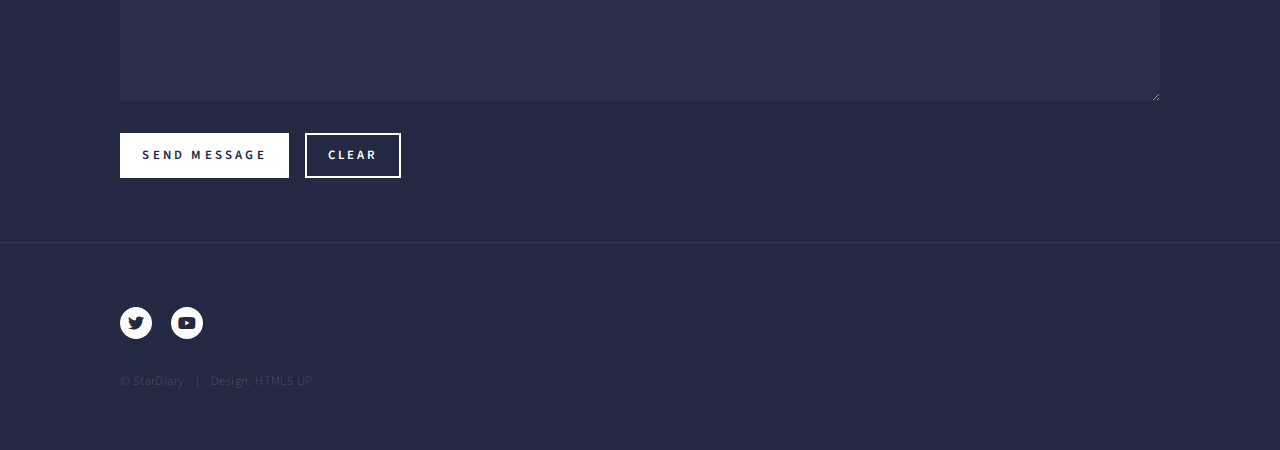
<file: docs/landing.html>
<!DOCTYPE HTML>
<!--
	Forty by HTML5 UP
	html5up.net | @ajlkn
	Free for personal and commercial use under the CCA 3.0 license (html5up.net/license)
-->
<html>
	<head>
		<title>Landing - Forty by HTML5 UP</title>
		<meta charset="utf-8" />
		<meta name="viewport" content="width=device-width, initial-scale=1, user-scalable=no" />
		<link rel="stylesheet" href="assets/css/main.css" />
		<noscript><link rel="stylesheet" href="assets/css/noscript.css" /></noscript>
	</head>
	<body class="is-preload">

		<!-- Wrapper -->
			<div id="wrapper">

				<!-- Header -->
				<!-- Note: The "styleN" class below should match that of the banner element. -->
					<header id="header" class="alt style2">
						<a href="index.html" class="logo"><strong>Forty</strong> <span>by HTML5 UP</span></a>
						<nav>
							<a href="#menu">Menu</a>
						</nav>
					</header>

				<!-- Menu -->
					<nav id="menu">
						<ul class="links">
							<li><a href="index.html">Home</a></li>
							<li><a href="landing.html">Landing</a></li>
							<li><a href="generic.html">Generic</a></li>
							<li><a href="elements.html">Elements</a></li>
						</ul>
						<ul class="actions stacked">
							<li><a href="#" class="button primary fit">Get Started</a></li>
							<li><a href="#" class="button fit">Log In</a></li>
						</ul>
					</nav>

				<!-- Banner -->
				<!-- Note: The "styleN" class below should match that of the header element. -->
					<section id="banner" class="style2">
						<div class="inner">
							<span class="image">
								<img src="images/pic07.jpg" alt="" />
							</span>
							<header class="major">
								<h1>Landing</h1>
							</header>
							<div class="content">
								<p>Lorem ipsum dolor sit amet nullam consequat<br />
								sed veroeros. tempus adipiscing nulla.</p>
							</div>
						</div>
					</section>

				<!-- Main -->
					<div id="main">

						<!-- member -->
							<section id="member" class="spotlights">
								<section>
									<a href="generic.html" class="image">
										<img src="images/pic08.jpg" alt="" data-position="center center" />
									</a>
									<div class="content">
										<div class="inner">
											<header class="major">
												<h3>Orci maecenas</h3>
											</header>
											<p>Nullam et orci eu lorem consequat tincidunt vivamus et sagittis magna sed nunc rhoncus condimentum sem. In efficitur ligula tate urna. Maecenas massa sed magna lacinia magna pellentesque lorem ipsum dolor. Nullam et orci eu lorem consequat tincidunt. Vivamus et sagittis tempus.</p>
											<ul class="actions">
												<li><a href="generic.html" class="button">Learn more</a></li>
											</ul>
										</div>
									</div>
								</section>
								<section>
									<a href="generic.html" class="image">
										<img src="images/pic09.jpg" alt="" data-position="top center" />
									</a>
									<div class="content">
										<div class="inner">
											<header class="major">
												<h3>Rhoncus magna</h3>
											</header>
											<p>Nullam et orci eu lorem consequat tincidunt vivamus et sagittis magna sed nunc rhoncus condimentum sem. In efficitur ligula tate urna. Maecenas massa sed magna lacinia magna pellentesque lorem ipsum dolor. Nullam et orci eu lorem consequat tincidunt. Vivamus et sagittis tempus.</p>
											<ul class="actions">
												<li><a href="generic.html" class="button">Learn more</a></li>
											</ul>
										</div>
									</div>
								</section>
								<section>
									<a href="generic.html" class="image">
										<img src="images/pic10.jpg" alt="" data-position="25% 25%" />
									</a>
									<div class="content">
										<div class="inner">
											<header class="major">
												<h3>Sed nunc ligula</h3>
											</header>
											<p>Nullam et orci eu lorem consequat tincidunt vivamus et sagittis magna sed nunc rhoncus condimentum sem. In efficitur ligula tate urna. Maecenas massa sed magna lacinia magna pellentesque lorem ipsum dolor. Nullam et orci eu lorem consequat tincidunt. Vivamus et sagittis tempus.</p>
											<ul class="actions">
												<li><a href="generic.html" class="button">Learn more</a></li>
											</ul>
										</div>
									</div>
								</section>
								<section>
									<a href="generic.html" class="image">
										<img src="images/pic09.jpg" alt="" data-position="top center" />
									</a>
									<div class="content">
										<div class="inner">
											<header class="major">
												<h3>Rhoncus magna</h3>
											</header>
											<p>Nullam et orci eu lorem consequat tincidunt vivamus et sagittis magna sed nunc rhoncus condimentum sem. In efficitur ligula tate urna. Maecenas massa sed magna lacinia magna pellentesque lorem ipsum dolor. Nullam et orci eu lorem consequat tincidunt. Vivamus et sagittis tempus.</p>
											<ul class="actions">
												<li><a href="generic.html" class="button">Learn more</a></li>
											</ul>
										</div>
									</div>
								</section>
							</section>

						<!-- StarDiary -->
							<section id="stardiary">
								<div class="inner">
									<header class="major">
										<h2>スターダイアリーとは</h2>
									</header>
									<p>４人の中高生で結成されたゲーム実況グループ！ この４人はこれからどのように活動していくのか？ 毎日毎日星のように素敵な日記を書けるようなグループになりたいな。</p>
									<ul class="actions">
										<li><a href="https://www.youtube.com/channel/UCFvPAIkasCD7fOM9DPdDyZA" class="button next">YouTube</a></li>
									</ul>
								</div>
							</section>

					</div>

				<!-- Contact -->
					<section id="contact">
						<div class="inner">
							<section>
								<form method="post" onsubmit="thanks()" action="https://docs.google.com/forms/u/0/d/e/1FAIpQLSfUKnV8L-FhoBpDyli9TqsftfXQVEHMDX8lFmMQ7Kiw6sK10A/formResponse" target="hidden_iframe">
									<div class="fields">
										<div class="field half">
											<label for="name">Name</label>
											<input type="text" placeholder="お名前" name="entry.1361952170" id="name" required="required" />
										</div>
										<div class="field half">
											<label for="email">Email</label>
											<input type="email" placeholder="メールアドレス" name="entry.812199504" id="email" required="required" />
										</div>
										<div class="field">
											<label for="message">Message</label>
											<textarea placeholder="メッセージ" name="entry.1551710991" id="message" rows="6" required="required"></textarea>
										</div>
									</div>
									<ul class="actions">
										<li><input type="submit" value="Send Message" class="primary" /></li>
										<li><input type="reset" value="Clear" /></li>
									</ul>
								</form>
								<script>
									let submitted = false;
									function thanks() {
										window.alert("メッセージありがとうございます！\n\n※\"docs.google.com\"をブロックしている場合、メッセージが送信されないことがあります。");
										submitted=true;
									}
								</script>
								<iframe name="hidden_iframe" style="display:none;" onload="if(submitted){window.location='#';}"></iframe>
							</section>
						</div>
					</section>

				<!-- Footer -->
					<footer id="footer">
						<div class="inner">
							<ul class="icons">
								<li><a href="https://www.twitter.com/star_diary_info" class="icon brands alt fa-twitter"><span class="label">Twitter</span></a></li>
								<li><a href="https://www.youtube.com/channel/UCFvPAIkasCD7fOM9DPdDyZA" class="icon brands alt fa-youtube"><span class="label">YouTube</span></a></li>
							</ul>
							<ul class="copyright">
								<li>&copy; StarDiary</li><li>Design: HTML5 UP</li>
							</ul>
						</div>
					</footer>

			</div>

		<!-- Scripts -->
			<script src="assets/js/jquery.min.js"></script>
			<script src="assets/js/jquery.scrolly.min.js"></script>
			<script src="assets/js/jquery.scrollex.min.js"></script>
			<script src="assets/js/browser.min.js"></script>
			<script src="assets/js/breakpoints.min.js"></script>
			<script src="assets/js/util.js"></script>
			<script src="assets/js/main.js"></script>

	</body>
</html>
</file>
<file: docs/assets/css/noscript.css>
/*
	Forty by HTML5 UP
	html5up.net | @ajlkn
	Free for personal and commercial use under the CCA 3.0 license (html5up.net/license)
*/

/* Banner */

	body.is-preload #banner:after {
		opacity: 0.85;
	}

	body.is-preload #banner > .inner {
		-moz-filter: none;
		-webkit-filter: none;
		-ms-filter: none;
		filter: none;
		-moz-transform: none;
		-webkit-transform: none;
		-ms-transform: none;
		transform: none;
		opacity: 1;
	}
</file>
<file: docs/assets/css/main.css>
@import url(fontawesome-all.min.css);
@import url("https://fonts.googleapis.com/css?family=Source+Sans+Pro:300,300italic,600,600italic");
@import url(plus_a.css);

/*
	Forty by HTML5 UP
	html5up.net | @ajlkn
	Free for personal and commercial use under the CCA 3.0 license (html5up.net/license)
*/

html, body, div, span, applet, object,
iframe, h1, h2, h3, h4, h5, h6, p, blockquote,
pre, a, abbr, acronym, address, big, cite,
code, del, dfn, em, img, ins, kbd, q, s, samp,
small, strike, strong, sub, sup, tt, var, b,
u, i, center, dl, dt, dd, ol, ul, li, fieldset,
form, label, legend, table, caption, tbody,
tfoot, thead, tr, th, td, article, aside,
canvas, details, embed, figure, figcaption,
footer, header, hgroup, menu, nav, output, ruby,
section, summary, time, mark, audio, video {
	margin: 0;
	padding: 0;
	border: 0;
	font-size: 100%;
	font: inherit;
	vertical-align: baseline;}

article, aside, details, figcaption, figure,
footer, header, hgroup, menu, nav, section {
	display: block;}

body {
	line-height: 1;
}

ol, ul {
	list-style: none;
}

blockquote, q {
	quotes: none;
}

	blockquote:before, blockquote:after, q:before, q:after {
		content: '';
		content: none;
	}

table {
	border-collapse: collapse;
	border-spacing: 0;
}

body {
	-webkit-text-size-adjust: none;
}

mark {
	background-color: transparent;
	color: inherit;
}

input::-moz-focus-inner {
	border: 0;
	padding: 0;
}

input, select, textarea {
	-moz-appearance: none;
	-webkit-appearance: none;
	-ms-appearance: none;
	appearance: none;
}

/* Basic */

	@-ms-viewport {
		width: device-width;
	}

	body {
		-ms-overflow-style: scrollbar;
	}

	@media screen and (max-width: 480px) {

		html, body {
			min-width: 320px;
		}

	}

	html {
		box-sizing: border-box;
	}

	*, *:before, *:after {
		box-sizing: inherit;
	}

	body {
		background: #242943;
	}

		body.is-preload *, body.is-preload *:before, body.is-preload *:after {
			-moz-animation: none !important;
			-webkit-animation: none !important;
			-ms-animation: none !important;
			animation: none !important;
			-moz-transition: none !important;
			-webkit-transition: none !important;
			-ms-transition: none !important;
			transition: none !important;
		}

/* Type */

	body, input, select, textarea {
		color: #ffffff;
		font-family: "Source Sans Pro", Helvetica, sans-serif;
		font-size: 17pt;
		font-weight: 300;
		letter-spacing: 0.025em;
		line-height: 1.65;
	}

		@media screen and (max-width: 1680px) {

			body, input, select, textarea {
				font-size: 14pt;
			}

		}

		@media screen and (max-width: 1280px) {

			body, input, select, textarea {
				font-size: 12pt;
			}

		}

		@media screen and (max-width: 360px) {

			body, input, select, textarea {
				font-size: 11pt;
			}

		}

	a {
		-moz-transition: color 0.2s ease-in-out, border-bottom-color 0.2s ease-in-out;
		-webkit-transition: color 0.2s ease-in-out, border-bottom-color 0.2s ease-in-out;
		-ms-transition: color 0.2s ease-in-out, border-bottom-color 0.2s ease-in-out;
		transition: color 0.2s ease-in-out, border-bottom-color 0.2s ease-in-out;
		border-bottom: dotted 1px;
		color: inherit;
		text-decoration: none;
	}

		a:hover {
			border-bottom-color: transparent;
			color: #9bf1ff !important;
		}

		a:active {
			color: #53e3fb !important;
		}

	strong, b {
		color: #ffffff;
		font-weight: 600;
	}

	em, i {
		font-style: italic;
	}

	p {
		margin: 0 0 2em 0;
	}

	h1, h2, h3, h4, h5, h6 {
		color: #ffffff;
		font-weight: 600;
		line-height: 1.65;
		margin: 0 0 1em 0;
	}

		h1 a, h2 a, h3 a, h4 a, h5 a, h6 a {
			color: inherit;
			border-bottom: 0;
		}

	h1 {
		font-size: 2.5em;
	}

	h2 {
		font-size: 1.75em;
	}

	h3 {
		font-size: 1.35em;
	}

	h4 {
		font-size: 1.1em;
	}

	h5 {
		font-size: 0.9em;
	}

	h6 {
		font-size: 0.7em;
	}

	@media screen and (max-width: 736px) {

		h1 {
			font-size: 2em;
		}

		h2 {
			font-size: 1.5em;
		}

		h3 {
			font-size: 1.25em;
		}

	}

	sub {
		font-size: 0.8em;
		position: relative;
		top: 0.5em;
	}

	sup {
		font-size: 0.8em;
		position: relative;
		top: -0.5em;
	}

	blockquote {
		border-left: solid 4px rgba(212, 212, 255, 0.1);
		font-style: italic;
		margin: 0 0 2em 0;
		padding: 0.5em 0 0.5em 2em;
	}

	code {
		background: rgba(212, 212, 255, 0.035);
		font-family: "Courier New", monospace;
		font-size: 0.9em;
		margin: 0 0.25em;
		padding: 0.25em 0.65em;
	}

	pre {
		-webkit-overflow-scrolling: touch;
		font-family: "Courier New", monospace;
		font-size: 0.9em;
		margin: 0 0 2em 0;
	}

		pre code {
			display: block;
			line-height: 1.75;
			padding: 1em 1.5em;
			overflow-x: auto;
		}

	hr {
		border: 0;
		border-bottom: solid 1px rgba(212, 212, 255, 0.1);
		margin: 2em 0;
	}

		hr.major {
			margin: 3em 0;
		}

	.align-left {
		text-align: left;
	}

	.align-center {
		text-align: center;
	}

	.align-right {
		text-align: right;
	}

/* Row */

	.row {
		display: flex;
		flex-wrap: wrap;
		box-sizing: border-box;
		align-items: stretch;
	}

		.row > * {
			box-sizing: border-box;
		}

		.row.gtr-uniform > * > :last-child {
			margin-bottom: 0;
		}

		.row.aln-left {
			justify-content: flex-start;
		}

		.row.aln-center {
			justify-content: center;
		}

		.row.aln-right {
			justify-content: flex-end;
		}

		.row.aln-top {
			align-items: flex-start;
		}

		.row.aln-middle {
			align-items: center;
		}

		.row.aln-bottom {
			align-items: flex-end;
		}

		.row > .imp {
			order: -1;
		}

		.row > .col-1 {
			width: 8.33333%;
		}

		.row > .off-1 {
			margin-left: 8.33333%;
		}

		.row > .col-2 {
			width: 16.66667%;
		}

		.row > .off-2 {
			margin-left: 16.66667%;
		}

		.row > .col-3 {
			width: 25%;
		}

		.row > .off-3 {
			margin-left: 25%;
		}

		.row > .col-4 {
			width: 33.33333%;
		}

		.row > .off-4 {
			margin-left: 33.33333%;
		}

		.row > .col-5 {
			width: 41.66667%;
		}

		.row > .off-5 {
			margin-left: 41.66667%;
		}

		.row > .col-6 {
			width: 50%;
		}

		.row > .off-6 {
			margin-left: 50%;
		}

		.row > .col-7 {
			width: 58.33333%;
		}

		.row > .off-7 {
			margin-left: 58.33333%;
		}

		.row > .col-8 {
			width: 66.66667%;
		}

		.row > .off-8 {
			margin-left: 66.66667%;
		}

		.row > .col-9 {
			width: 75%;
		}

		.row > .off-9 {
			margin-left: 75%;
		}

		.row > .col-10 {
			width: 83.33333%;
		}

		.row > .off-10 {
			margin-left: 83.33333%;
		}

		.row > .col-11 {
			width: 91.66667%;
		}

		.row > .off-11 {
			margin-left: 91.66667%;
		}

		.row > .col-12 {
			width: 100%;
		}

		.row > .off-12 {
			margin-left: 100%;
		}

		.row.gtr-0 {
			margin-top: 0;
			margin-left: 0em;
		}

			.row.gtr-0 > * {
				padding: 0 0 0 0em;
			}

			.row.gtr-0.gtr-uniform {
				margin-top: 0em;
			}

				.row.gtr-0.gtr-uniform > * {
					padding-top: 0em;
				}

		.row.gtr-25 {
			margin-top: 0;
			margin-left: -0.5em;
		}

			.row.gtr-25 > * {
				padding: 0 0 0 0.5em;
			}

			.row.gtr-25.gtr-uniform {
				margin-top: -0.5em;
			}

				.row.gtr-25.gtr-uniform > * {
					padding-top: 0.5em;
				}

		.row.gtr-50 {
			margin-top: 0;
			margin-left: -1em;
		}

			.row.gtr-50 > * {
				padding: 0 0 0 1em;
			}

			.row.gtr-50.gtr-uniform {
				margin-top: -1em;
			}

				.row.gtr-50.gtr-uniform > * {
					padding-top: 1em;
				}

		.row {
			margin-top: 0;
			margin-left: -2em;
		}

			.row > * {
				padding: 0 0 0 2em;
			}

			.row.gtr-uniform {
				margin-top: -2em;
			}

				.row.gtr-uniform > * {
					padding-top: 2em;
				}

		.row.gtr-150 {
			margin-top: 0;
			margin-left: -3em;
		}

			.row.gtr-150 > * {
				padding: 0 0 0 3em;
			}

			.row.gtr-150.gtr-uniform {
				margin-top: -3em;
			}

				.row.gtr-150.gtr-uniform > * {
					padding-top: 3em;
				}

		.row.gtr-200 {
			margin-top: 0;
			margin-left: -4em;
		}

			.row.gtr-200 > * {
				padding: 0 0 0 4em;
			}

			.row.gtr-200.gtr-uniform {
				margin-top: -4em;
			}

				.row.gtr-200.gtr-uniform > * {
					padding-top: 4em;
				}

		@media screen and (max-width: 1680px) {

			.row {
				display: flex;
				flex-wrap: wrap;
				box-sizing: border-box;
				align-items: stretch;
			}

				.row > * {
					box-sizing: border-box;
				}

				.row.gtr-uniform > * > :last-child {
					margin-bottom: 0;
				}

				.row.aln-left {
					justify-content: flex-start;
				}

				.row.aln-center {
					justify-content: center;
				}

				.row.aln-right {
					justify-content: flex-end;
				}

				.row.aln-top {
					align-items: flex-start;
				}

				.row.aln-middle {
					align-items: center;
				}

				.row.aln-bottom {
					align-items: flex-end;
				}

				.row > .imp-xlarge {
					order: -1;
				}

				.row > .col-1-xlarge {
					width: 8.33333%;
				}

				.row > .off-1-xlarge {
					margin-left: 8.33333%;
				}

				.row > .col-2-xlarge {
					width: 16.66667%;
				}

				.row > .off-2-xlarge {
					margin-left: 16.66667%;
				}

				.row > .col-3-xlarge {
					width: 25%;
				}

				.row > .off-3-xlarge {
					margin-left: 25%;
				}

				.row > .col-4-xlarge {
					width: 33.33333%;
				}

				.row > .off-4-xlarge {
					margin-left: 33.33333%;
				}

				.row > .col-5-xlarge {
					width: 41.66667%;
				}

				.row > .off-5-xlarge {
					margin-left: 41.66667%;
				}

				.row > .col-6-xlarge {
					width: 50%;
				}

				.row > .off-6-xlarge {
					margin-left: 50%;
				}

				.row > .col-7-xlarge {
					width: 58.33333%;
				}

				.row > .off-7-xlarge {
					margin-left: 58.33333%;
				}

				.row > .col-8-xlarge {
					width: 66.66667%;
				}

				.row > .off-8-xlarge {
					margin-left: 66.66667%;
				}

				.row > .col-9-xlarge {
					width: 75%;
				}

				.row > .off-9-xlarge {
					margin-left: 75%;
				}

				.row > .col-10-xlarge {
					width: 83.33333%;
				}

				.row > .off-10-xlarge {
					margin-left: 83.33333%;
				}

				.row > .col-11-xlarge {
					width: 91.66667%;
				}

				.row > .off-11-xlarge {
					margin-left: 91.66667%;
				}

				.row > .col-12-xlarge {
					width: 100%;
				}

				.row > .off-12-xlarge {
					margin-left: 100%;
				}

				.row.gtr-0 {
					margin-top: 0;
					margin-left: 0em;
				}

					.row.gtr-0 > * {
						padding: 0 0 0 0em;
					}

					.row.gtr-0.gtr-uniform {
						margin-top: 0em;
					}

						.row.gtr-0.gtr-uniform > * {
							padding-top: 0em;
						}

				.row.gtr-25 {
					margin-top: 0;
					margin-left: -0.5em;
				}

					.row.gtr-25 > * {
						padding: 0 0 0 0.5em;
					}

					.row.gtr-25.gtr-uniform {
						margin-top: -0.5em;
					}

						.row.gtr-25.gtr-uniform > * {
							padding-top: 0.5em;
						}

				.row.gtr-50 {
					margin-top: 0;
					margin-left: -1em;
				}

					.row.gtr-50 > * {
						padding: 0 0 0 1em;
					}

					.row.gtr-50.gtr-uniform {
						margin-top: -1em;
					}

						.row.gtr-50.gtr-uniform > * {
							padding-top: 1em;
						}

				.row {
					margin-top: 0;
					margin-left: -2em;
				}

					.row > * {
						padding: 0 0 0 2em;
					}

					.row.gtr-uniform {
						margin-top: -2em;
					}

						.row.gtr-uniform > * {
							padding-top: 2em;
						}

				.row.gtr-150 {
					margin-top: 0;
					margin-left: -3em;
				}

					.row.gtr-150 > * {
						padding: 0 0 0 3em;
					}

					.row.gtr-150.gtr-uniform {
						margin-top: -3em;
					}

						.row.gtr-150.gtr-uniform > * {
							padding-top: 3em;
						}

				.row.gtr-200 {
					margin-top: 0;
					margin-left: -4em;
				}

					.row.gtr-200 > * {
						padding: 0 0 0 4em;
					}

					.row.gtr-200.gtr-uniform {
						margin-top: -4em;
					}

						.row.gtr-200.gtr-uniform > * {
							padding-top: 4em;
						}

		}

		@media screen and (max-width: 1280px) {

			.row {
				display: flex;
				flex-wrap: wrap;
				box-sizing: border-box;
				align-items: stretch;
			}

				.row > * {
					box-sizing: border-box;
				}

				.row.gtr-uniform > * > :last-child {
					margin-bottom: 0;
				}

				.row.aln-left {
					justify-content: flex-start;
				}

				.row.aln-center {
					justify-content: center;
				}

				.row.aln-right {
					justify-content: flex-end;
				}

				.row.aln-top {
					align-items: flex-start;
				}

				.row.aln-middle {
					align-items: center;
				}

				.row.aln-bottom {
					align-items: flex-end;
				}

				.row > .imp-large {
					order: -1;
				}

				.row > .col-1-large {
					width: 8.33333%;
				}

				.row > .off-1-large {
					margin-left: 8.33333%;
				}

				.row > .col-2-large {
					width: 16.66667%;
				}

				.row > .off-2-large {
					margin-left: 16.66667%;
				}

				.row > .col-3-large {
					width: 25%;
				}

				.row > .off-3-large {
					margin-left: 25%;
				}

				.row > .col-4-large {
					width: 33.33333%;
				}

				.row > .off-4-large {
					margin-left: 33.33333%;
				}

				.row > .col-5-large {
					width: 41.66667%;
				}

				.row > .off-5-large {
					margin-left: 41.66667%;
				}

				.row > .col-6-large {
					width: 50%;
				}

				.row > .off-6-large {
					margin-left: 50%;
				}

				.row > .col-7-large {
					width: 58.33333%;
				}

				.row > .off-7-large {
					margin-left: 58.33333%;
				}

				.row > .col-8-large {
					width: 66.66667%;
				}

				.row > .off-8-large {
					margin-left: 66.66667%;
				}

				.row > .col-9-large {
					width: 75%;
				}

				.row > .off-9-large {
					margin-left: 75%;
				}

				.row > .col-10-large {
					width: 83.33333%;
				}

				.row > .off-10-large {
					margin-left: 83.33333%;
				}

				.row > .col-11-large {
					width: 91.66667%;
				}

				.row > .off-11-large {
					margin-left: 91.66667%;
				}

				.row > .col-12-large {
					width: 100%;
				}

				.row > .off-12-large {
					margin-left: 100%;
				}

				.row.gtr-0 {
					margin-top: 0;
					margin-left: 0em;
				}

					.row.gtr-0 > * {
						padding: 0 0 0 0em;
					}

					.row.gtr-0.gtr-uniform {
						margin-top: 0em;
					}

						.row.gtr-0.gtr-uniform > * {
							padding-top: 0em;
						}

				.row.gtr-25 {
					margin-top: 0;
					margin-left: -0.375em;
				}

					.row.gtr-25 > * {
						padding: 0 0 0 0.375em;
					}

					.row.gtr-25.gtr-uniform {
						margin-top: -0.375em;
					}

						.row.gtr-25.gtr-uniform > * {
							padding-top: 0.375em;
						}

				.row.gtr-50 {
					margin-top: 0;
					margin-left: -0.75em;
				}

					.row.gtr-50 > * {
						padding: 0 0 0 0.75em;
					}

					.row.gtr-50.gtr-uniform {
						margin-top: -0.75em;
					}

						.row.gtr-50.gtr-uniform > * {
							padding-top: 0.75em;
						}

				.row {
					margin-top: 0;
					margin-left: -1.5em;
				}

					.row > * {
						padding: 0 0 0 1.5em;
					}

					.row.gtr-uniform {
						margin-top: -1.5em;
					}

						.row.gtr-uniform > * {
							padding-top: 1.5em;
						}

				.row.gtr-150 {
					margin-top: 0;
					margin-left: -2.25em;
				}

					.row.gtr-150 > * {
						padding: 0 0 0 2.25em;
					}

					.row.gtr-150.gtr-uniform {
						margin-top: -2.25em;
					}

						.row.gtr-150.gtr-uniform > * {
							padding-top: 2.25em;
						}

				.row.gtr-200 {
					margin-top: 0;
					margin-left: -3em;
				}

					.row.gtr-200 > * {
						padding: 0 0 0 3em;
					}

					.row.gtr-200.gtr-uniform {
						margin-top: -3em;
					}

						.row.gtr-200.gtr-uniform > * {
							padding-top: 3em;
						}

		}

		@media screen and (max-width: 980px) {

			.row {
				display: flex;
				flex-wrap: wrap;
				box-sizing: border-box;
				align-items: stretch;
			}

				.row > * {
					box-sizing: border-box;
				}

				.row.gtr-uniform > * > :last-child {
					margin-bottom: 0;
				}

				.row.aln-left {
					justify-content: flex-start;
				}

				.row.aln-center {
					justify-content: center;
				}

				.row.aln-right {
					justify-content: flex-end;
				}

				.row.aln-top {
					align-items: flex-start;
				}

				.row.aln-middle {
					align-items: center;
				}

				.row.aln-bottom {
					align-items: flex-end;
				}

				.row > .imp-medium {
					order: -1;
				}

				.row > .col-1-medium {
					width: 8.33333%;
				}

				.row > .off-1-medium {
					margin-left: 8.33333%;
				}

				.row > .col-2-medium {
					width: 16.66667%;
				}

				.row > .off-2-medium {
					margin-left: 16.66667%;
				}

				.row > .col-3-medium {
					width: 25%;
				}

				.row > .off-3-medium {
					margin-left: 25%;
				}

				.row > .col-4-medium {
					width: 33.33333%;
				}

				.row > .off-4-medium {
					margin-left: 33.33333%;
				}

				.row > .col-5-medium {
					width: 41.66667%;
				}

				.row > .off-5-medium {
					margin-left: 41.66667%;
				}

				.row > .col-6-medium {
					width: 50%;
				}

				.row > .off-6-medium {
					margin-left: 50%;
				}

				.row > .col-7-medium {
					width: 58.33333%;
				}

				.row > .off-7-medium {
					margin-left: 58.33333%;
				}

				.row > .col-8-medium {
					width: 66.66667%;
				}

				.row > .off-8-medium {
					margin-left: 66.66667%;
				}

				.row > .col-9-medium {
					width: 75%;
				}

				.row > .off-9-medium {
					margin-left: 75%;
				}

				.row > .col-10-medium {
					width: 83.33333%;
				}

				.row > .off-10-medium {
					margin-left: 83.33333%;
				}

				.row > .col-11-medium {
					width: 91.66667%;
				}

				.row > .off-11-medium {
					margin-left: 91.66667%;
				}

				.row > .col-12-medium {
					width: 100%;
				}

				.row > .off-12-medium {
					margin-left: 100%;
				}

				.row.gtr-0 {
					margin-top: 0;
					margin-left: 0em;
				}

					.row.gtr-0 > * {
						padding: 0 0 0 0em;
					}

					.row.gtr-0.gtr-uniform {
						margin-top: 0em;
					}

						.row.gtr-0.gtr-uniform > * {
							padding-top: 0em;
						}

				.row.gtr-25 {
					margin-top: 0;
					margin-left: -0.375em;
				}

					.row.gtr-25 > * {
						padding: 0 0 0 0.375em;
					}

					.row.gtr-25.gtr-uniform {
						margin-top: -0.375em;
					}

						.row.gtr-25.gtr-uniform > * {
							padding-top: 0.375em;
						}

				.row.gtr-50 {
					margin-top: 0;
					margin-left: -0.75em;
				}

					.row.gtr-50 > * {
						padding: 0 0 0 0.75em;
					}

					.row.gtr-50.gtr-uniform {
						margin-top: -0.75em;
					}

						.row.gtr-50.gtr-uniform > * {
							padding-top: 0.75em;
						}

				.row {
					margin-top: 0;
					margin-left: -1.5em;
				}

					.row > * {
						padding: 0 0 0 1.5em;
					}

					.row.gtr-uniform {
						margin-top: -1.5em;
					}

						.row.gtr-uniform > * {
							padding-top: 1.5em;
						}

				.row.gtr-150 {
					margin-top: 0;
					margin-left: -2.25em;
				}

					.row.gtr-150 > * {
						padding: 0 0 0 2.25em;
					}

					.row.gtr-150.gtr-uniform {
						margin-top: -2.25em;
					}

						.row.gtr-150.gtr-uniform > * {
							padding-top: 2.25em;
						}

				.row.gtr-200 {
					margin-top: 0;
					margin-left: -3em;
				}

					.row.gtr-200 > * {
						padding: 0 0 0 3em;
					}

					.row.gtr-200.gtr-uniform {
						margin-top: -3em;
					}

						.row.gtr-200.gtr-uniform > * {
							padding-top: 3em;
						}

		}

		@media screen and (max-width: 736px) {

			.row {
				display: flex;
				flex-wrap: wrap;
				box-sizing: border-box;
				align-items: stretch;
			}

				.row > * {
					box-sizing: border-box;
				}

				.row.gtr-uniform > * > :last-child {
					margin-bottom: 0;
				}

				.row.aln-left {
					justify-content: flex-start;
				}

				.row.aln-center {
					justify-content: center;
				}

				.row.aln-right {
					justify-content: flex-end;
				}

				.row.aln-top {
					align-items: flex-start;
				}

				.row.aln-middle {
					align-items: center;
				}

				.row.aln-bottom {
					align-items: flex-end;
				}

				.row > .imp-small {
					order: -1;
				}

				.row > .col-1-small {
					width: 8.33333%;
				}

				.row > .off-1-small {
					margin-left: 8.33333%;
				}

				.row > .col-2-small {
					width: 16.66667%;
				}

				.row > .off-2-small {
					margin-left: 16.66667%;
				}

				.row > .col-3-small {
					width: 25%;
				}

				.row > .off-3-small {
					margin-left: 25%;
				}

				.row > .col-4-small {
					width: 33.33333%;
				}

				.row > .off-4-small {
					margin-left: 33.33333%;
				}

				.row > .col-5-small {
					width: 41.66667%;
				}

				.row > .off-5-small {
					margin-left: 41.66667%;
				}

				.row > .col-6-small {
					width: 50%;
				}

				.row > .off-6-small {
					margin-left: 50%;
				}

				.row > .col-7-small {
					width: 58.33333%;
				}

				.row > .off-7-small {
					margin-left: 58.33333%;
				}

				.row > .col-8-small {
					width: 66.66667%;
				}

				.row > .off-8-small {
					margin-left: 66.66667%;
				}

				.row > .col-9-small {
					width: 75%;
				}

				.row > .off-9-small {
					margin-left: 75%;
				}

				.row > .col-10-small {
					width: 83.33333%;
				}

				.row > .off-10-small {
					margin-left: 83.33333%;
				}

				.row > .col-11-small {
					width: 91.66667%;
				}

				.row > .off-11-small {
					margin-left: 91.66667%;
				}

				.row > .col-12-small {
					width: 100%;
				}

				.row > .off-12-small {
					margin-left: 100%;
				}

				.row.gtr-0 {
					margin-top: 0;
					margin-left: 0em;
				}

					.row.gtr-0 > * {
						padding: 0 0 0 0em;
					}

					.row.gtr-0.gtr-uniform {
						margin-top: 0em;
					}

						.row.gtr-0.gtr-uniform > * {
							padding-top: 0em;
						}

				.row.gtr-25 {
					margin-top: 0;
					margin-left: -0.3125em;
				}

					.row.gtr-25 > * {
						padding: 0 0 0 0.3125em;
					}

					.row.gtr-25.gtr-uniform {
						margin-top: -0.3125em;
					}

						.row.gtr-25.gtr-uniform > * {
							padding-top: 0.3125em;
						}

				.row.gtr-50 {
					margin-top: 0;
					margin-left: -0.625em;
				}

					.row.gtr-50 > * {
						padding: 0 0 0 0.625em;
					}

					.row.gtr-50.gtr-uniform {
						margin-top: -0.625em;
					}

						.row.gtr-50.gtr-uniform > * {
							padding-top: 0.625em;
						}

				.row {
					margin-top: 0;
					margin-left: -1.25em;
				}

					.row > * {
						padding: 0 0 0 1.25em;
					}

					.row.gtr-uniform {
						margin-top: -1.25em;
					}

						.row.gtr-uniform > * {
							padding-top: 1.25em;
						}

				.row.gtr-150 {
					margin-top: 0;
					margin-left: -1.875em;
				}

					.row.gtr-150 > * {
						padding: 0 0 0 1.875em;
					}

					.row.gtr-150.gtr-uniform {
						margin-top: -1.875em;
					}

						.row.gtr-150.gtr-uniform > * {
							padding-top: 1.875em;
						}

				.row.gtr-200 {
					margin-top: 0;
					margin-left: -2.5em;
				}

					.row.gtr-200 > * {
						padding: 0 0 0 2.5em;
					}

					.row.gtr-200.gtr-uniform {
						margin-top: -2.5em;
					}

						.row.gtr-200.gtr-uniform > * {
							padding-top: 2.5em;
						}

		}

		@media screen and (max-width: 480px) {

			.row {
				display: flex;
				flex-wrap: wrap;
				box-sizing: border-box;
				align-items: stretch;
			}

				.row > * {
					box-sizing: border-box;
				}

				.row.gtr-uniform > * > :last-child {
					margin-bottom: 0;
				}

				.row.aln-left {
					justify-content: flex-start;
				}

				.row.aln-center {
					justify-content: center;
				}

				.row.aln-right {
					justify-content: flex-end;
				}

				.row.aln-top {
					align-items: flex-start;
				}

				.row.aln-middle {
					align-items: center;
				}

				.row.aln-bottom {
					align-items: flex-end;
				}

				.row > .imp-xsmall {
					order: -1;
				}

				.row > .col-1-xsmall {
					width: 8.33333%;
				}

				.row > .off-1-xsmall {
					margin-left: 8.33333%;
				}

				.row > .col-2-xsmall {
					width: 16.66667%;
				}

				.row > .off-2-xsmall {
					margin-left: 16.66667%;
				}

				.row > .col-3-xsmall {
					width: 25%;
				}

				.row > .off-3-xsmall {
					margin-left: 25%;
				}

				.row > .col-4-xsmall {
					width: 33.33333%;
				}

				.row > .off-4-xsmall {
					margin-left: 33.33333%;
				}

				.row > .col-5-xsmall {
					width: 41.66667%;
				}

				.row > .off-5-xsmall {
					margin-left: 41.66667%;
				}

				.row > .col-6-xsmall {
					width: 50%;
				}

				.row > .off-6-xsmall {
					margin-left: 50%;
				}

				.row > .col-7-xsmall {
					width: 58.33333%;
				}

				.row > .off-7-xsmall {
					margin-left: 58.33333%;
				}

				.row > .col-8-xsmall {
					width: 66.66667%;
				}

				.row > .off-8-xsmall {
					margin-left: 66.66667%;
				}

				.row > .col-9-xsmall {
					width: 75%;
				}

				.row > .off-9-xsmall {
					margin-left: 75%;
				}

				.row > .col-10-xsmall {
					width: 83.33333%;
				}

				.row > .off-10-xsmall {
					margin-left: 83.33333%;
				}

				.row > .col-11-xsmall {
					width: 91.66667%;
				}

				.row > .off-11-xsmall {
					margin-left: 91.66667%;
				}

				.row > .col-12-xsmall {
					width: 100%;
				}

				.row > .off-12-xsmall {
					margin-left: 100%;
				}

				.row.gtr-0 {
					margin-top: 0;
					margin-left: 0em;
				}

					.row.gtr-0 > * {
						padding: 0 0 0 0em;
					}

					.row.gtr-0.gtr-uniform {
						margin-top: 0em;
					}

						.row.gtr-0.gtr-uniform > * {
							padding-top: 0em;
						}

				.row.gtr-25 {
					margin-top: 0;
					margin-left: -0.3125em;
				}

					.row.gtr-25 > * {
						padding: 0 0 0 0.3125em;
					}

					.row.gtr-25.gtr-uniform {
						margin-top: -0.3125em;
					}

						.row.gtr-25.gtr-uniform > * {
							padding-top: 0.3125em;
						}

				.row.gtr-50 {
					margin-top: 0;
					margin-left: -0.625em;
				}

					.row.gtr-50 > * {
						padding: 0 0 0 0.625em;
					}

					.row.gtr-50.gtr-uniform {
						margin-top: -0.625em;
					}

						.row.gtr-50.gtr-uniform > * {
							padding-top: 0.625em;
						}

				.row {
					margin-top: 0;
					margin-left: -1.25em;
				}

					.row > * {
						padding: 0 0 0 1.25em;
					}

					.row.gtr-uniform {
						margin-top: -1.25em;
					}

						.row.gtr-uniform > * {
							padding-top: 1.25em;
						}

				.row.gtr-150 {
					margin-top: 0;
					margin-left: -1.875em;
				}

					.row.gtr-150 > * {
						padding: 0 0 0 1.875em;
					}

					.row.gtr-150.gtr-uniform {
						margin-top: -1.875em;
					}

						.row.gtr-150.gtr-uniform > * {
							padding-top: 1.875em;
						}

				.row.gtr-200 {
					margin-top: 0;
					margin-left: -2.5em;
				}

					.row.gtr-200 > * {
						padding: 0 0 0 2.5em;
					}

					.row.gtr-200.gtr-uniform {
						margin-top: -2.5em;
					}

						.row.gtr-200.gtr-uniform > * {
							padding-top: 2.5em;
						}

		}

/* Section/Article */

	section.special, article.special {
		text-align: center;
	}

	header.major {
		width: -moz-max-content;
		width: -webkit-max-content;
		width: -ms-max-content;
		width: max-content;
		margin-bottom: 2em;
	}

		header.major > :first-child {
			margin-bottom: 0;
			width: calc(100% + 0.5em);
		}

			header.major > :first-child:after {
				content: '';
				background-color: #ffffff;
				display: block;
				height: 2px;
				margin: 0.325em 0 0.5em 0;
				width: 100%;
			}

		header.major > p {
			font-size: 0.7em;
			font-weight: 600;
			letter-spacing: 0.25em;
			margin-bottom: 0;
			text-transform: uppercase;
		}

		body.is-ie header.major > :first-child:after {
			max-width: 9em;
		}

		body.is-ie header.major > h1:after {
			max-width: 100% !important;
		}

	@media screen and (max-width: 736px) {

		header.major > p br {
			display: none;
		}

	}

/* Form */

	form {
		margin: 0 0 2em 0;
	}

		form > :last-child {
			margin-bottom: 0;
		}

		form > .fields {
			display: -moz-flex;
			display: -webkit-flex;
			display: -ms-flex;
			display: flex;
			-moz-flex-wrap: wrap;
			-webkit-flex-wrap: wrap;
			-ms-flex-wrap: wrap;
			flex-wrap: wrap;
			width: calc(100% + 3em);
			margin: -1.5em 0 2em -1.5em;
		}

			form > .fields > .field {
				-moz-flex-grow: 0;
				-webkit-flex-grow: 0;
				-ms-flex-grow: 0;
				flex-grow: 0;
				-moz-flex-shrink: 0;
				-webkit-flex-shrink: 0;
				-ms-flex-shrink: 0;
				flex-shrink: 0;
				padding: 1.5em 0 0 1.5em;
				width: calc(100% - 1.5em);
			}

				form > .fields > .field.half {
					width: calc(50% - 0.75em);
				}

				form > .fields > .field.third {
					width: calc(100%/3 - 0.5em);
				}

				form > .fields > .field.quarter {
					width: calc(25% - 0.375em);
				}

		@media screen and (max-width: 480px) {

			form > .fields {
				width: calc(100% + 3em);
				margin: -1.5em 0 2em -1.5em;
			}

				form > .fields > .field {
					padding: 1.5em 0 0 1.5em;
					width: calc(100% - 1.5em);
				}

					form > .fields > .field.half {
						width: calc(100% - 1.5em);
					}

					form > .fields > .field.third {
						width: calc(100% - 1.5em);
					}

					form > .fields > .field.quarter {
						width: calc(100% - 1.5em);
					}

		}

	label {
		color: #ffffff;
		display: block;
		font-size: 0.8em;
		font-weight: 600;
		letter-spacing: 0.25em;
		margin: 0 0 1em 0;
		text-transform: uppercase;
	}

	input[type="text"],
	input[type="password"],
	input[type="email"],
	input[type="tel"],
	input[type="search"],
	input[type="url"],
	select,
	textarea {
		-moz-appearance: none;
		-webkit-appearance: none;
		-ms-appearance: none;
		appearance: none;
		background: rgba(212, 212, 255, 0.035);
		border: none;
		border-radius: 0;
		color: inherit;
		display: block;
		outline: 0;
		padding: 0 1em;
		text-decoration: none;
		width: 100%;
	}

		input[type="text"]:invalid,
		input[type="password"]:invalid,
		input[type="email"]:invalid,
		input[type="tel"]:invalid,
		input[type="search"]:invalid,
		input[type="url"]:invalid,
		select:invalid,
		textarea:invalid {
			box-shadow: none;
		}

		input[type="text"]:focus,
		input[type="password"]:focus,
		input[type="email"]:focus,
		input[type="tel"]:focus,
		input[type="search"]:focus,
		input[type="url"]:focus,
		select:focus,
		textarea:focus {
			border-color: #9bf1ff;
			box-shadow: 0 0 0 2px #9bf1ff;
		}

	select {
		background-image: url("data:image/svg+xml;charset=utf8,%3Csvg xmlns='http://www.w3.org/2000/svg' width='40' height='40' preserveAspectRatio='none' viewBox='0 0 40 40'%3E%3Cpath d='M9.4,12.3l10.4,10.4l10.4-10.4c0.2-0.2,0.5-0.4,0.9-0.4c0.3,0,0.6,0.1,0.9,0.4l3.3,3.3c0.2,0.2,0.4,0.5,0.4,0.9 c0,0.4-0.1,0.6-0.4,0.9L20.7,31.9c-0.2,0.2-0.5,0.4-0.9,0.4c-0.3,0-0.6-0.1-0.9-0.4L4.3,17.3c-0.2-0.2-0.4-0.5-0.4-0.9 c0-0.4,0.1-0.6,0.4-0.9l3.3-3.3c0.2-0.2,0.5-0.4,0.9-0.4S9.1,12.1,9.4,12.3z' fill='rgba(212, 212, 255, 0.1)' /%3E%3C/svg%3E");
		background-size: 1.25rem;
		background-repeat: no-repeat;
		background-position: calc(100% - 1rem) center;
		height: 2.75em;
		padding-right: 2.75em;
		text-overflow: ellipsis;
	}

		select option {
			color: #ffffff;
			background: #242943;
		}

		select:focus::-ms-value {
			background-color: transparent;
		}

		select::-ms-expand {
			display: none;
		}

	input[type="text"],
	input[type="password"],
	input[type="email"],
	input[type="tel"],
	input[type="search"],
	input[type="url"],
	select {
		height: 2.75em;
	}

	textarea {
		padding: 0.75em 1em;
	}

	input[type="checkbox"],
	input[type="radio"] {
		-moz-appearance: none;
		-webkit-appearance: none;
		-ms-appearance: none;
		appearance: none;
		display: block;
		float: left;
		margin-right: -2em;
		opacity: 0;
		width: 1em;
		z-index: -1;
	}

		input[type="checkbox"] + label,
		input[type="radio"] + label {
			text-decoration: none;
			color: #ffffff;
			cursor: pointer;
			display: inline-block;
			font-weight: 300;
			padding-left: 2.65em;
			padding-right: 0.75em;
			position: relative;
		}

			input[type="checkbox"] + label:before,
			input[type="radio"] + label:before {
				-moz-osx-font-smoothing: grayscale;
				-webkit-font-smoothing: antialiased;
				display: inline-block;
				font-style: normal;
				font-variant: normal;
				text-rendering: auto;
				line-height: 1;
				text-transform: none !important;
				font-family: 'Font Awesome 5 Free';
				font-weight: 900;
			}

			input[type="checkbox"] + label:before,
			input[type="radio"] + label:before {
				background: rgba(212, 212, 255, 0.035);
				content: '';
				display: inline-block;
				font-size: 0.8em;
				height: 2.0625em;
				left: 0;
				letter-spacing: 0;
				line-height: 2.0625em;
				position: absolute;
				text-align: center;
				top: 0;
				width: 2.0625em;
			}

		input[type="checkbox"]:checked + label:before,
		input[type="radio"]:checked + label:before {
			background: #ffffff;
			border-color: #9bf1ff;
			content: '\f00c';
			color: #242943;
		}

		input[type="checkbox"]:focus + label:before,
		input[type="radio"]:focus + label:before {
			box-shadow: 0 0 0 2px #9bf1ff;
		}

	input[type="radio"] + label:before {
		border-radius: 100%;
	}

	::-webkit-input-placeholder {
		color: rgba(244, 244, 255, 0.2) !important;
		opacity: 1.0;
	}

	:-moz-placeholder {
		color: rgba(244, 244, 255, 0.2) !important;
		opacity: 1.0;
	}

	::-moz-placeholder {
		color: rgba(244, 244, 255, 0.2) !important;
		opacity: 1.0;
	}

	:-ms-input-placeholder {
		color: rgba(244, 244, 255, 0.2) !important;
		opacity: 1.0;
	}

/* Box */

	.box {
		border: solid 1px rgba(212, 212, 255, 0.1);
		margin-bottom: 2em;
		padding: 1.5em;
	}

		.box > :last-child,
		.box > :last-child > :last-child,
		.box > :last-child > :last-child > :last-child {
			margin-bottom: 0;
		}

		.box.alt {
			border: 0;
			border-radius: 0;
			padding: 0;
		}

/* Icon */

	.icon {
		text-decoration: none;
		border-bottom: none;
		position: relative;
	}

		.icon:before {
			-moz-osx-font-smoothing: grayscale;
			-webkit-font-smoothing: antialiased;
			display: inline-block;
			font-style: normal;
			font-variant: normal;
			text-rendering: auto;
			line-height: 1;
			text-transform: none !important;
			font-family: 'Font Awesome 5 Free';
			font-weight: 400;
		}

		.icon > .label {
			display: none;
		}

		.icon:before {
			line-height: inherit;
		}

		.icon.solid:before {
			font-weight: 900;
		}

		.icon.brands:before {
			font-family: 'Font Awesome 5 Brands';
		}

		.icon.alt:before {
			background-color: #ffffff;
			border-radius: 100%;
			color: #242943;
			display: inline-block;
			height: 2em;
			line-height: 2em;
			text-align: center;
			width: 2em;
		}

	a.icon.alt:before {
		-moz-transition: background-color 0.2s ease-in-out;
		-webkit-transition: background-color 0.2s ease-in-out;
		-ms-transition: background-color 0.2s ease-in-out;
		transition: background-color 0.2s ease-in-out;
	}

	a.icon.alt:hover:before {
		background-color: #6fc3df;
	}

	a.icon.alt:active:before {
		background-color: #37a6cb;
	}

/* Image */

	.image {
		border: 0;
		display: inline-block;
		position: relative;
	}

		.image img {
			display: block;
		}

		.image.left, .image.right {
			max-width: 30%;
		}

			.image.left img, .image.right img {
				width: 100%;
			}

		.image.left {
			float: left;
			margin: 0 1.5em 1.25em 0;
			top: 0.25em;
		}

		.image.right {
			float: right;
			margin: 0 0 1.25em 1.5em;
			top: 0.25em;
		}

		.image.fit {
			display: block;
			margin: 0 0 2em 0;
			width: 100%;
		}

			.image.fit img {
				width: 100%;
			}

		.image.main {
			display: block;
			margin: 2.5em 0;
			width: 100%;
		}

			.image.main img {
				width: 100%;
			}

			@media screen and (max-width: 736px) {

				.image.main {
					margin: 1.5em 0;
				}

			}

/* List */

	ol {
		list-style: decimal;
		margin: 0 0 2em 0;
		padding-left: 1.25em;
	}

		ol li {
			padding-left: 0.25em;
		}

	ul {
		list-style: disc;
		margin: 0 0 2em 0;
		padding-left: 1em;
	}

		ul li {
			padding-left: 0.5em;
		}

		ul.alt {
			list-style: none;
			padding-left: 0;
		}

			ul.alt li {
				border-top: solid 1px rgba(212, 212, 255, 0.1);
				padding: 0.5em 0;
			}

				ul.alt li:first-child {
					border-top: 0;
					padding-top: 0;
				}

	dl {
		margin: 0 0 2em 0;
	}

		dl dt {
			display: block;
			font-weight: 600;
			margin: 0 0 1em 0;
		}

		dl dd {
			margin-left: 2em;
		}

/* Actions */

	ul.actions {
		display: -moz-flex;
		display: -webkit-flex;
		display: -ms-flex;
		display: flex;
		cursor: default;
		list-style: none;
		margin-left: -1em;
		padding-left: 0;
	}

		ul.actions li {
			padding: 0 0 0 1em;
			vertical-align: middle;
		}

		ul.actions.special {
			-moz-justify-content: center;
			-webkit-justify-content: center;
			-ms-justify-content: center;
			justify-content: center;
			width: 100%;
			margin-left: 0;
		}

			ul.actions.special li:first-child {
				padding-left: 0;
			}

		ul.actions.stacked {
			-moz-flex-direction: column;
			-webkit-flex-direction: column;
			-ms-flex-direction: column;
			flex-direction: column;
			margin-left: 0;
		}

			ul.actions.stacked li {
				padding: 1.3em 0 0 0;
			}

				ul.actions.stacked li:first-child {
					padding-top: 0;
				}

		ul.actions.fit {
			width: calc(100% + 1em);
		}

			ul.actions.fit li {
				-moz-flex-grow: 1;
				-webkit-flex-grow: 1;
				-ms-flex-grow: 1;
				flex-grow: 1;
				-moz-flex-shrink: 1;
				-webkit-flex-shrink: 1;
				-ms-flex-shrink: 1;
				flex-shrink: 1;
				width: 100%;
			}

				ul.actions.fit li > * {
					width: 100%;
				}

			ul.actions.fit.stacked {
				width: 100%;
			}

/* Icons */

	ul.icons {
		cursor: default;
		list-style: none;
		padding-left: 0;
	}

		ul.icons li {
			display: inline-block;
			padding: 0 1em 0 0;
		}

			ul.icons li:last-child {
				padding-right: 0;
			}

		@media screen and (max-width: 736px) {

			ul.icons li {
				padding: 0 0.75em 0 0;
			}

		}

/* Pagination */

	ul.pagination {
		cursor: default;
		list-style: none;
		padding-left: 0;
	}

		ul.pagination li {
			display: inline-block;
			padding-left: 0;
			vertical-align: middle;
		}

			ul.pagination li > .page {
				-moz-transition: background-color 0.2s ease-in-out, color 0.2s ease-in-out;
				-webkit-transition: background-color 0.2s ease-in-out, color 0.2s ease-in-out;
				-ms-transition: background-color 0.2s ease-in-out, color 0.2s ease-in-out;
				transition: background-color 0.2s ease-in-out, color 0.2s ease-in-out;
				border-bottom: 0;
				display: inline-block;
				font-size: 0.8em;
				font-weight: 600;
				height: 1.5em;
				line-height: 1.5em;
				margin: 0 0.125em;
				min-width: 1.5em;
				padding: 0 0.5em;
				text-align: center;
			}

				ul.pagination li > .page.active {
					background-color: #ffffff;
					color: #242943;
				}

					ul.pagination li > .page.active:hover {
						background-color: #9bf1ff;
						color: #242943 !important;
					}

					ul.pagination li > .page.active:active {
						background-color: #53e3fb;
					}

			ul.pagination li:first-child {
				padding-right: 0.75em;
			}

			ul.pagination li:last-child {
				padding-left: 0.75em;
			}

		@media screen and (max-width: 480px) {

			ul.pagination li:nth-child(n+2):nth-last-child(n+2) {
				display: none;
			}

			ul.pagination li:first-child {
				padding-right: 0;
			}

		}

/* Table */

	.table-wrapper {
		-webkit-overflow-scrolling: touch;
		overflow-x: auto;
	}

	table {
		margin: 0 0 2em 0;
		width: 100%;
	}

		table tbody tr {
			border: solid 1px rgba(212, 212, 255, 0.1);
			border-left: 0;
			border-right: 0;
		}

			table tbody tr:nth-child(2n + 1) {
				background-color: rgba(212, 212, 255, 0.035);
			}

		table td {
			padding: 0.75em 0.75em;
		}

		table th {
			color: #ffffff;
			font-size: 0.9em;
			font-weight: 600;
			padding: 0 0.75em 0.75em 0.75em;
			text-align: left;
		}

		table thead {
			border-bottom: solid 2px rgba(212, 212, 255, 0.1);
		}

		table tfoot {
			border-top: solid 2px rgba(212, 212, 255, 0.1);
		}

		table.alt {
			border-collapse: separate;
		}

			table.alt tbody tr td {
				border: solid 1px rgba(212, 212, 255, 0.1);
				border-left-width: 0;
				border-top-width: 0;
			}

				table.alt tbody tr td:first-child {
					border-left-width: 1px;
				}

			table.alt tbody tr:first-child td {
				border-top-width: 1px;
			}

			table.alt thead {
				border-bottom: 0;
			}

			table.alt tfoot {
				border-top: 0;
			}

/* Button */

	input[type="submit"],
	input[type="reset"],
	input[type="button"],
	button,
	.button {
		-moz-appearance: none;
		-webkit-appearance: none;
		-ms-appearance: none;
		appearance: none;
		-moz-transition: background-color 0.2s ease-in-out, box-shadow 0.2s ease-in-out, color 0.2s ease-in-out;
		-webkit-transition: background-color 0.2s ease-in-out, box-shadow 0.2s ease-in-out, color 0.2s ease-in-out;
		-ms-transition: background-color 0.2s ease-in-out, box-shadow 0.2s ease-in-out, color 0.2s ease-in-out;
		transition: background-color 0.2s ease-in-out, box-shadow 0.2s ease-in-out, color 0.2s ease-in-out;
		background-color: transparent;
		border: 0;
		border-radius: 0;
		box-shadow: inset 0 0 0 2px #ffffff;
		color: #ffffff;
		cursor: pointer;
		display: inline-block;
		font-size: 0.8em;
		font-weight: 600;
		height: 3.5em;
		letter-spacing: 0.25em;
		line-height: 3.5em;
		padding: 0 1.75em;
		text-align: center;
		text-decoration: none;
		text-transform: uppercase;
		white-space: nowrap;
	}

		input[type="submit"]:hover, input[type="submit"]:active,
		input[type="reset"]:hover,
		input[type="reset"]:active,
		input[type="button"]:hover,
		input[type="button"]:active,
		button:hover,
		button:active,
		.button:hover,
		.button:active {
			box-shadow: inset 0 0 0 2px #9bf1ff;
			color: #9bf1ff;
		}

		input[type="submit"]:active,
		input[type="reset"]:active,
		input[type="button"]:active,
		button:active,
		.button:active {
			background-color: rgba(155, 241, 255, 0.1);
			box-shadow: inset 0 0 0 2px #53e3fb;
			color: #53e3fb;
		}

		input[type="submit"].icon:before,
		input[type="reset"].icon:before,
		input[type="button"].icon:before,
		button.icon:before,
		.button.icon:before {
			margin-right: 0.5em;
		}

		input[type="submit"].fit,
		input[type="reset"].fit,
		input[type="button"].fit,
		button.fit,
		.button.fit {
			width: 100%;
		}

		input[type="submit"].small,
		input[type="reset"].small,
		input[type="button"].small,
		button.small,
		.button.small {
			font-size: 0.6em;
		}

		input[type="submit"].large,
		input[type="reset"].large,
		input[type="button"].large,
		button.large,
		.button.large {
			font-size: 1.25em;
			height: 3em;
			line-height: 3em;
		}

		input[type="submit"].next,
		input[type="reset"].next,
		input[type="button"].next,
		button.next,
		.button.next {
			padding-right: 4.5em;
			position: relative;
		}

			input[type="submit"].next:before, input[type="submit"].next:after,
			input[type="reset"].next:before,
			input[type="reset"].next:after,
			input[type="button"].next:before,
			input[type="button"].next:after,
			button.next:before,
			button.next:after,
			.button.next:before,
			.button.next:after {
				-moz-transition: opacity 0.2s ease-in-out;
				-webkit-transition: opacity 0.2s ease-in-out;
				-ms-transition: opacity 0.2s ease-in-out;
				transition: opacity 0.2s ease-in-out;
				background-position: center right;
				background-repeat: no-repeat;
				background-size: 36px 24px;
				content: '';
				display: block;
				height: 100%;
				position: absolute;
				right: 1.5em;
				top: 0;
				vertical-align: middle;
				width: 36px;
			}

			input[type="submit"].next:before,
			input[type="reset"].next:before,
			input[type="button"].next:before,
			button.next:before,
			.button.next:before {
				background-image: url("data:image/svg+xml;charset=utf8,%3Csvg xmlns='http://www.w3.org/2000/svg' xmlns:xlink='http://www.w3.org/1999/xlink' width='36px' height='24px' viewBox='0 0 36 24' zoomAndPan='disable'%3E%3Cstyle%3Eline %7B stroke: %23ffffff%3B stroke-width: 2px%3B %7D%3C/style%3E%3Cline x1='0' y1='12' x2='34' y2='12' /%3E%3Cline x1='25' y1='4' x2='34' y2='12.5' /%3E%3Cline x1='25' y1='20' x2='34' y2='11.5' /%3E%3C/svg%3E");
			}

			input[type="submit"].next:after,
			input[type="reset"].next:after,
			input[type="button"].next:after,
			button.next:after,
			.button.next:after {
				background-image: url("data:image/svg+xml;charset=utf8,%3Csvg xmlns='http://www.w3.org/2000/svg' xmlns:xlink='http://www.w3.org/1999/xlink' width='36px' height='24px' viewBox='0 0 36 24' zoomAndPan='disable'%3E%3Cstyle%3Eline %7B stroke: %239bf1ff%3B stroke-width: 2px%3B %7D%3C/style%3E%3Cline x1='0' y1='12' x2='34' y2='12' /%3E%3Cline x1='25' y1='4' x2='34' y2='12.5' /%3E%3Cline x1='25' y1='20' x2='34' y2='11.5' /%3E%3C/svg%3E");
				opacity: 0;
				z-index: 1;
			}

			input[type="submit"].next:hover:after, input[type="submit"].next:active:after,
			input[type="reset"].next:hover:after,
			input[type="reset"].next:active:after,
			input[type="button"].next:hover:after,
			input[type="button"].next:active:after,
			button.next:hover:after,
			button.next:active:after,
			.button.next:hover:after,
			.button.next:active:after {
				opacity: 1;
			}

			@media screen and (max-width: 1280px) {

				input[type="submit"].next,
				input[type="reset"].next,
				input[type="button"].next,
				button.next,
				.button.next {
					padding-right: 5em;
				}

			}

		input[type="submit"].primary,
		input[type="reset"].primary,
		input[type="button"].primary,
		button.primary,
		.button.primary {
			background-color: #ffffff;
			box-shadow: none;
			color: #242943;
		}

			input[type="submit"].primary:hover, input[type="submit"].primary:active,
			input[type="reset"].primary:hover,
			input[type="reset"].primary:active,
			input[type="button"].primary:hover,
			input[type="button"].primary:active,
			button.primary:hover,
			button.primary:active,
			.button.primary:hover,
			.button.primary:active {
				background-color: #9bf1ff;
				color: #242943 !important;
			}

			input[type="submit"].primary:active,
			input[type="reset"].primary:active,
			input[type="button"].primary:active,
			button.primary:active,
			.button.primary:active {
				background-color: #53e3fb;
			}

		input[type="submit"].disabled, input[type="submit"]:disabled,
		input[type="reset"].disabled,
		input[type="reset"]:disabled,
		input[type="button"].disabled,
		input[type="button"]:disabled,
		button.disabled,
		button:disabled,
		.button.disabled,
		.button:disabled {
			pointer-events: none;
			cursor: default;
			opacity: 0.25;
		}

/* Tiles */

	.tiles {
		display: -moz-flex;
		display: -webkit-flex;
		display: -ms-flex;
		display: flex;
		-moz-flex-wrap: wrap;
		-webkit-flex-wrap: wrap;
		-ms-flex-wrap: wrap;
		flex-wrap: wrap;
		border-top: 0 !important;
	}

		.tiles + * {
			border-top: 0 !important;
		}

		.tiles article {
			-moz-align-items: center;
			-webkit-align-items: center;
			-ms-align-items: center;
			align-items: center;
			display: -moz-flex;
			display: -webkit-flex;
			display: -ms-flex;
			display: flex;
			-moz-transition: -moz-transform 0.25s ease, opacity 0.25s ease, -moz-filter 1s ease, -webkit-filter 1s ease;
			-webkit-transition: -webkit-transform 0.25s ease, opacity 0.25s ease, -webkit-filter 1s ease, -webkit-filter 1s ease;
			-ms-transition: -ms-transform 0.25s ease, opacity 0.25s ease, -ms-filter 1s ease, -webkit-filter 1s ease;
			transition: transform 0.25s ease, opacity 0.25s ease, filter 1s ease, -webkit-filter 1s ease;
			padding: 4em 4em 2em 4em ;
			background-position: center;
			background-repeat: no-repeat;
			background-size: cover;
			cursor: default;
			height: 40vh;
			max-height: 40em;
			min-height: 23em;
			overflow: hidden;
			position: relative;
			width: 40%;
		}

			.tiles article .image {
				display: none;
			}

			.tiles article header {
				position: relative;
				z-index: 3;
			}

			.tiles article h3 {
				font-size: 1.75em;
			}

				.tiles article h3 a:hover {
					color: inherit !important;
				}

			.tiles article .link.primary {
				border: 0;
				height: 100%;
				left: 0;
				position: absolute;
				top: 0;
				width: 100%;
				z-index: 4;
			}

			.tiles article:before {
				-moz-transition: opacity 0.5s ease;
				-webkit-transition: opacity 0.5s ease;
				-ms-transition: opacity 0.5s ease;
				transition: opacity 0.5s ease;
				bottom: 0;
				content: '';
				display: block;
				height: 100%;
				left: 0;
				opacity: 0.85;
				position: absolute;
				width: 100%;
				z-index: 2;
			}

			.tiles article:after {
				background-color: rgba(36, 41, 67, 0.25);
				content: '';
				display: block;
				height: 100%;
				left: 0;
				position: absolute;
				top: 0;
				width: 100%;
				z-index: 1;
			}

			.tiles article:hover:before {
				opacity: 0;
			}

			.tiles article.is-transitioning {
				-moz-transform: scale(0.95);
				-webkit-transform: scale(0.95);
				-ms-transform: scale(0.95);
				transform: scale(0.95);
				-moz-filter: blur(0.5em);
				-webkit-filter: blur(0.5em);
				-ms-filter: blur(0.5em);
				filter: blur(0.5em);
				opacity: 0;
			}

			.tiles article:nth-child(4n - 1), .tiles article:nth-child(4n - 2) {
				width: 60%;
			}

			.tiles article:nth-child(6n - 5):before {
				background-color: #ec8181;
			}

			.tiles article:nth-child(6n - 4):before {
				background-color: #6fc3df;
			}

			.tiles article:nth-child(6n - 3):before {
				background-color: #e7b788;
			}

			.tiles article:nth-child(6n - 2):before {
				background-color: #8d82c4;
			}

			.tiles article:nth-child(6n - 1):before {
				background-color: #8ea9e8;
			}

			.tiles article:nth-child(6n):before {
				background-color: #87c5a4;
			}

		@media screen and (max-width: 1280px) {

			.tiles article {
				padding: 4em 3em 2em 3em ;
				height: 30vh;
				max-height: 30em;
				min-height: 20em;
			}

		}

		@media screen and (max-width: 980px) {

			.tiles article {
				width: 50% !important;
			}

		}

		@media screen and (max-width: 736px) {

			.tiles article {
				padding: 3em 1.5em 1em 1.5em ;
				height: 16em;
				max-height: none;
				min-height: 0;
			}

				.tiles article h3 {
					font-size: 1.5em;
				}

		}

		@media screen and (max-width: 480px) {

			.tiles {
				display: block;
			}

				.tiles article {
					height: 20em;
					width: 100% !important;
				}

		}

/* Contact Method */

	.contact-method {
		margin: 0 0 2em 0;
		padding-left: 3.25em;
		position: relative;
	}

		.contact-method .icon {
			left: 0;
			position: absolute;
			top: 0;
		}

		.contact-method h3 {
			margin: 0 0 0.5em 0;
		}

/* Spotlights */

	.spotlights {
		border-top: 0 !important;
	}

		.spotlights + * {
			border-top: 0 !important;
		}

		.spotlights > section {
			display: -moz-flex;
			display: -webkit-flex;
			display: -ms-flex;
			display: flex;
			-moz-flex-direction: row;
			-webkit-flex-direction: row;
			-ms-flex-direction: row;
			flex-direction: row;
			background-color: #2e3450;
		}

			.spotlights > section > .image {
				background-position: center center;
				background-size: cover;
				border-radius: 0;
				display: block;
				position: relative;
				width: 30%;
			}

				.spotlights > section > .image img {
					border-radius: 0;
					display: block;
					width: 100%;
				}

				.spotlights > section > .image:before {
					background: rgba(36, 41, 67, 0.9);
					content: '';
					display: block;
					height: 100%;
					left: 0;
					opacity: 0;
					position: absolute;
					top: 0;
					width: 100%;
				}

			.spotlights > section > .content {
				display: -moz-flex;
				display: -webkit-flex;
				display: -ms-flex;
				display: flex;
				-moz-flex-direction: column;
				-webkit-flex-direction: column;
				-ms-flex-direction: column;
				flex-direction: column;
				-moz-justify-content: center;
				-webkit-justify-content: center;
				-ms-justify-content: center;
				justify-content: center;
				-moz-align-items: center;
				-webkit-align-items: center;
				-ms-align-items: center;
				align-items: center;
				padding: 2em 3em 0.1em 3em ;
				width: 70%;
			}

				.spotlights > section > .content > .inner {
					margin: 0 auto;
					max-width: 100%;
					width: 65em;
				}

			.spotlights > section:nth-child(2n) {
				-moz-flex-direction: row-reverse;
				-webkit-flex-direction: row-reverse;
				-ms-flex-direction: row-reverse;
				flex-direction: row-reverse;
				background-color: #333856;
			}

				.spotlights > section:nth-child(2n) > .content {
					-moz-align-items: -moz-flex-end;
					-webkit-align-items: -webkit-flex-end;
					-ms-align-items: -ms-flex-end;
					align-items: flex-end;
				}

		@media screen and (max-width: 1680px) {

			.spotlights > section > .image {
				width: 40%;
			}

			.spotlights > section > .content {
				width: 60%;
			}

		}

		@media screen and (max-width: 1280px) {

			.spotlights > section > .image {
				width: 45%;
			}

			.spotlights > section > .content {
				width: 55%;
			}

		}

		@media screen and (max-width: 980px) {

			.spotlights > section {
				display: block;
			}

				.spotlights > section > .image {
					width: 100%;
				}

				.spotlights > section > .content {
					padding: 4em 3em 2em 3em ;
					width: 100%;
				}

		}

		@media screen and (max-width: 736px) {

			.spotlights > section > .content {
				padding: 3em 1.5em 1em 1.5em ;
			}

		}

/* Header */

	@-moz-keyframes reveal-header {
		0% {
			top: -4em;
			opacity: 0;
		}

		100% {
			top: 0;
			opacity: 1;
		}
	}

	@-webkit-keyframes reveal-header {
		0% {
			top: -4em;
			opacity: 0;
		}

		100% {
			top: 0;
			opacity: 1;
		}
	}

	@-ms-keyframes reveal-header {
		0% {
			top: -4em;
			opacity: 0;
		}

		100% {
			top: 0;
			opacity: 1;
		}
	}

	@keyframes reveal-header {
		0% {
			top: -4em;
			opacity: 0;
		}

		100% {
			top: 0;
			opacity: 1;
		}
	}

	#header {
		display: -moz-flex;
		display: -webkit-flex;
		display: -ms-flex;
		display: flex;
		background-color: #2a2f4a;
		box-shadow: 0 0 0.25em 0 rgba(0, 0, 0, 0.15);
		cursor: default;
		font-weight: 600;
		height: 3.25em;
		left: 0;
		letter-spacing: 0.25em;
		line-height: 3.25em;
		margin: 0;
		position: fixed;
		text-transform: uppercase;
		top: 0;
		width: 100%;
		z-index: 10000;
	}

		#header .logo {
			border: 0;
			display: inline-block;
			font-size: 0.8em;
			height: inherit;
			line-height: inherit;
			padding: 0 1.5em;
		}

			#header .logo strong {
				-moz-transition: background-color 0.2s ease-in-out, color 0.2s ease-in-out;
				-webkit-transition: background-color 0.2s ease-in-out, color 0.2s ease-in-out;
				-ms-transition: background-color 0.2s ease-in-out, color 0.2s ease-in-out;
				transition: background-color 0.2s ease-in-out, color 0.2s ease-in-out;
				background-color: #ffffff;
				color: #242943;
				display: inline-block;
				line-height: 1.65em;
				margin-right: 0.325em;
				padding: 0 0.125em 0 0.375em;
			}

			#header .logo:hover strong {
				background-color: #9bf1ff;
			}

			#header .logo:active strong {
				background-color: #53e3fb;
			}

		#header nav {
			display: -moz-flex;
			display: -webkit-flex;
			display: -ms-flex;
			display: flex;
			-moz-justify-content: -moz-flex-end;
			-webkit-justify-content: -webkit-flex-end;
			-ms-justify-content: -ms-flex-end;
			justify-content: flex-end;
			-moz-flex-grow: 1;
			-webkit-flex-grow: 1;
			-ms-flex-grow: 1;
			flex-grow: 1;
			height: inherit;
			line-height: inherit;
		}

			#header nav a {
				border: 0;
				display: block;
				font-size: 0.8em;
				height: inherit;
				line-height: inherit;
				padding: 0 0.75em;
				position: relative;
				vertical-align: middle;
			}

				#header nav a:last-child {
					padding-right: 1.5em;
				}

				#header nav a[href="#menu"] {
					padding-right: 3.325em !important;
				}

					#header nav a[href="#menu"]:before, #header nav a[href="#menu"]:after {
						background-image: url("data:image/svg+xml;charset=utf8,%3Csvg xmlns='http://www.w3.org/2000/svg' width='24' height='32' viewBox='0 0 24 32' preserveAspectRatio='none'%3E%3Cstyle%3Eline %7B stroke-width: 2px%3B stroke: %23ffffff%3B %7D%3C/style%3E%3Cline x1='0' y1='11' x2='24' y2='11' /%3E%3Cline x1='0' y1='21' x2='24' y2='21' /%3E%3Cline x1='0' y1='16' x2='24' y2='16' /%3E%3C/svg%3E");
						background-position: center;
						background-repeat: no-repeat;
						background-size: 24px 32px;
						content: '';
						display: block;
						height: 100%;
						position: absolute;
						right: 1.5em;
						top: 0;
						vertical-align: middle;
						width: 24px;
					}

					#header nav a[href="#menu"]:after {
						-moz-transition: opacity 0.2s ease-in-out;
						-webkit-transition: opacity 0.2s ease-in-out;
						-ms-transition: opacity 0.2s ease-in-out;
						transition: opacity 0.2s ease-in-out;
						background-image: url("data:image/svg+xml;charset=utf8,%3Csvg xmlns='http://www.w3.org/2000/svg' width='24' height='32' viewBox='0 0 24 32' preserveAspectRatio='none'%3E%3Cstyle%3Eline %7B stroke-width: 2px%3B stroke: %239bf1ff%3B %7D%3C/style%3E%3Cline x1='0' y1='11' x2='24' y2='11' /%3E%3Cline x1='0' y1='21' x2='24' y2='21' /%3E%3Cline x1='0' y1='16' x2='24' y2='16' /%3E%3C/svg%3E");
						opacity: 0;
						z-index: 1;
					}

					#header nav a[href="#menu"]:hover:after, #header nav a[href="#menu"]:active:after {
						opacity: 1;
					}

					#header nav a[href="#menu"]:last-child {
						padding-right: 3.875em !important;
					}

						#header nav a[href="#menu"]:last-child:before, #header nav a[href="#menu"]:last-child:after {
							right: 2em;
						}

		#header.reveal {
			-moz-animation: reveal-header 0.35s ease;
			-webkit-animation: reveal-header 0.35s ease;
			-ms-animation: reveal-header 0.35s ease;
			animation: reveal-header 0.35s ease;
		}

		#header.alt {
			-moz-transition: opacity 2.5s ease;
			-webkit-transition: opacity 2.5s ease;
			-ms-transition: opacity 2.5s ease;
			transition: opacity 2.5s ease;
			-moz-transition-delay: 0.75s;
			-webkit-transition-delay: 0.75s;
			-ms-transition-delay: 0.75s;
			transition-delay: 0.75s;
			-moz-animation: none;
			-webkit-animation: none;
			-ms-animation: none;
			animation: none;
			background-color: transparent;
			box-shadow: none;
			position: absolute;
		}

			#header.alt.404 .logo strong {
				color: #6fc3df;
			}

			#header.alt.style1 .logo strong {
				color: #6fc3df;
			}

			#header.alt.style2 .logo strong {
				color: #8d82c4;
			}

			#header.alt.style3 .logo strong {
				color: #ec8d81;
			}

			#header.alt.style4 .logo strong {
				color: #e7b788;
			}

			#header.alt.style5 .logo strong {
				color: #8ea9e8;
			}

			#header.alt.style6 .logo strong {
				color: #87c5a4;
			}

		body.is-preload #header.alt {
			opacity: 0;
		}

		@media screen and (max-width: 1680px) {

			#header nav a[href="#menu"] {
				padding-right: 3.75em !important;
			}

				#header nav a[href="#menu"]:last-child {
					padding-right: 4.25em !important;
				}

		}

		@media screen and (max-width: 1280px) {

			#header nav a[href="#menu"] {
				padding-right: 4em !important;
			}

				#header nav a[href="#menu"]:last-child {
					padding-right: 4.5em !important;
				}

		}

		@media screen and (max-width: 736px) {

			#header {
				height: 2.75em;
				line-height: 2.75em;
			}

				#header .logo {
					padding: 0 1em;
				}

				#header nav a {
					padding: 0 0.5em;
				}

					#header nav a:last-child {
						padding-right: 1em;
					}

					#header nav a[href="#menu"] {
						padding-right: 3.25em !important;
					}

						#header nav a[href="#menu"]:before, #header nav a[href="#menu"]:after {
							right: 0.75em;
						}

						#header nav a[href="#menu"]:last-child {
							padding-right: 4em !important;
						}

							#header nav a[href="#menu"]:last-child:before, #header nav a[href="#menu"]:last-child:after {
								right: 1.5em;
							}

		}

		@media screen and (max-width: 480px) {

			#header .logo span {
				display: none;
			}

			#header nav a[href="#menu"] {
				overflow: hidden;
				padding-right: 0 !important;
				text-indent: 5em;
				white-space: nowrap;
				width: 5em;
			}

				#header nav a[href="#menu"]:before, #header nav a[href="#menu"]:after {
					right: 0;
					width: inherit;
				}

				#header nav a[href="#menu"]:last-child:before, #header nav a[href="#menu"]:last-child:after {
					width: 4em;
					right: 0;
				}

		}

/* Banner */

	#banner {
		-moz-align-items: center;
		-webkit-align-items: center;
		-ms-align-items: center;
		align-items: center;
		background-image: url("../../images/banner.jpg");
		display: -moz-flex;
		display: -webkit-flex;
		display: -ms-flex;
		display: flex;
		padding: 6em 0 2em 0 ;
		background-attachment: fixed;
		background-position: center;
		background-repeat: no-repeat;
		background-size: cover;
		border-bottom: 0 !important;
		cursor: default;
		height: 60vh;
		margin-bottom: -3.25em;
		max-height: 32em;
		min-height: 22em;
		position: relative;
		top: -3.25em;
	}

		#banner:after {
			-moz-transition: opacity 2.5s ease;
			-webkit-transition: opacity 2.5s ease;
			-ms-transition: opacity 2.5s ease;
			transition: opacity 2.5s ease;
			-moz-transition-delay: 0.75s;
			-webkit-transition-delay: 0.75s;
			-ms-transition-delay: 0.75s;
			transition-delay: 0.75s;
			pointer-events: none;
			background-color: #242943;
			content: '';
			display: block;
			height: 100%;
			left: 0;
			opacity: 0.85;
			position: absolute;
			top: 0;
			width: 100%;
			z-index: 1;
		}

		#banner h1 {
			font-size: 3.25em;
		}

		#banner > .inner {
			-moz-transition: opacity 1.5s ease, -moz-transform 0.5s ease-out, -moz-filter 0.5s ease, -webkit-filter 0.5s ease;
			-webkit-transition: opacity 1.5s ease, -webkit-transform 0.5s ease-out, -webkit-filter 0.5s ease, -webkit-filter 0.5s ease;
			-ms-transition: opacity 1.5s ease, -ms-transform 0.5s ease-out, -ms-filter 0.5s ease, -webkit-filter 0.5s ease;
			transition: opacity 1.5s ease, transform 0.5s ease-out, filter 0.5s ease, -webkit-filter 0.5s ease;
			padding: 0 !important;
			position: relative;
			z-index: 2;
		}

			#banner > .inner .image {
				display: none;
			}

			#banner > .inner header {
				width: auto;
			}

				#banner > .inner header > :first-child {
					width: auto;
				}

					#banner > .inner header > :first-child:after {
						max-width: 100%;
					}

			#banner > .inner .content {
				display: -moz-flex;
				display: -webkit-flex;
				display: -ms-flex;
				display: flex;
				-moz-align-items: center;
				-webkit-align-items: center;
				-ms-align-items: center;
				align-items: center;
				margin: 0 0 2em 0;
			}

				#banner > .inner .content > * {
					margin-right: 1.5em;
					margin-bottom: 0;
				}

				#banner > .inner .content > :last-child {
					margin-right: 0;
				}

				#banner > .inner .content p {
					font-size: 0.7em;
					font-weight: 600;
					letter-spacing: 0.25em;
					text-transform: uppercase;
				}

		#banner.major {
			height: 75vh;
			min-height: 30em;
			max-height: 50em;
		}

			#banner.major.alt {
				opacity: 0.75;
			}

		#banner.404:after {
			background-color: #6fc3df;
		}

		#banner.style1:after {
			background-color: #6fc3df;
		}

		#banner.style2:after {
			background-color: #8d82c4;
		}

		#banner.style3:after {
			background-color: #ec8d81;
		}

		#banner.style4:after {
			background-color: #e7b788;
		}

		#banner.style5:after {
			background-color: #8ea9e8;
		}

		#banner.style6:after {
			background-color: #87c5a4;
		}

		body.is-preload #banner:after {
			opacity: 1.0;
		}

		body.is-preload #banner > .inner {
			-moz-filter: blur(0.125em);
			-webkit-filter: blur(0.125em);
			-ms-filter: blur(0.125em);
			filter: blur(0.125em);
			-moz-transform: translateX(-0.5em);
			-webkit-transform: translateX(-0.5em);
			-ms-transform: translateX(-0.5em);
			transform: translateX(-0.5em);
			opacity: 0;
		}

		@media screen and (max-width: 1280px) {

			#banner {
				background-attachment: scroll;
			}

		}

		@media screen and (max-width: 736px) {

			#banner {
				padding: 5em 0 1em 0 ;
				height: auto;
				margin-bottom: -2.75em;
				max-height: none;
				min-height: 0;
				top: -2.75em;
			}

				#banner h1 {
					font-size: 2em;
				}

				#banner > .inner .content {
					display: block;
				}

					#banner > .inner .content > * {
						margin-right: 0;
						margin-bottom: 2em;
					}

				#banner.major {
					height: auto;
					min-height: 0;
					max-height: none;
				}

		}

		@media screen and (max-width: 480px) {

			#banner {
				padding: 6em 0 2em 0 ;
			}

				#banner > .inner .content p br {
					display: none;
				}

				#banner.major {
					padding: 8em 0 4em 0 ;
				}

		}

/* Main */

	#main {
		background-color: #2a2f4a;
	}

		#main > * {
			border-top: solid 1px rgba(212, 212, 255, 0.1);
		}

			#main > *:first-child {
				border-top: 0;
			}

			#main > * > .inner {
				padding: 4em 0 2em 0 ;
				margin: 0 auto;
				max-width: 65em;
				width: calc(100% - 6em);
			}

				@media screen and (max-width: 736px) {

					#main > * > .inner {
						padding: 3em 0 1em 0 ;
						width: calc(100% - 3em);
					}

				}

		#main.alt {
			background-color: transparent;
			border-bottom: solid 1px rgba(212, 212, 255, 0.1);
		}

/* Contact */

	#contact {
		border-bottom: solid 1px rgba(212, 212, 255, 0.1);
		overflow-x: hidden;
	}

		#contact > .inner {
			display: -moz-flex;
			display: -webkit-flex;
			display: -ms-flex;
			display: flex;
			padding: 0 !important;
		}

			#contact > .inner > :nth-child(2n - 1) {
				padding: 4em 0 2em 0 ;
				width: 100%;
			}

			#contact > .inner > .split {
				padding: 0;
			}

				#contact > .inner > .split > * {
					padding: 3em 0 1em 3em ;
					position: relative;
				}

					#contact > .inner > .split > *:before {
						border-top: solid 1px rgba(212, 212, 255, 0.1);
						content: '';
						display: block;
						margin-left: -3em;
						position: absolute;
						top: 0;
						width: calc(100vw + 3em);
					}

				#contact > .inner > .split > :first-child:before {
					display: none;
				}

		@media screen and (max-width: 980px) {

			#contact > .inner {
				display: block;
			}

				#contact > .inner > :nth-child(2n - 1) {
					padding: 4em 0 2em 0 ;
					border-right: 0;
					width: 100%;
				}

				#contact > .inner > :nth-child(2n) {
					padding-left: 0;
					width: 100%;
				}

				#contact > .inner > .split > * {
					padding: 3em 0 1em 0 ;
				}

				#contact > .inner > .split > :first-child:before {
					display: block;
				}

		}

		@media screen and (max-width: 736px) {

			#contact > .inner > :nth-child(2n - 1) {
				padding: 3em 0 1em 0 ;
			}

		}

/* Footer */

	#footer .copyright {
		font-size: 0.8em;
		list-style: none;
		padding-left: 0;
	}

		#footer .copyright li {
			border-left: solid 1px rgba(212, 212, 255, 0.1);
			color: rgba(244, 244, 255, 0.2);
			display: inline-block;
			line-height: 1;
			margin-left: 1em;
			padding-left: 1em;
		}

			#footer .copyright li:first-child {
				border-left: 0;
				margin-left: 0;
				padding-left: 0;
			}

	@media screen and (max-width: 480px) {

		#footer .copyright li {
			display: block;
			border-left: 0;
			margin-left: 0;
			padding-left: 0;
			line-height: inherit;
		}

	}

/* Wrapper */

	#wrapper {
		-moz-transition: -moz-filter 0.35s ease, -webkit-filter 0.35s ease, opacity 0.375s ease-out;
		-webkit-transition: -webkit-filter 0.35s ease, -webkit-filter 0.35s ease, opacity 0.375s ease-out;
		-ms-transition: -ms-filter 0.35s ease, -webkit-filter 0.35s ease, opacity 0.375s ease-out;
		transition: filter 0.35s ease, -webkit-filter 0.35s ease, opacity 0.375s ease-out;
		padding-top: 3.25em;
	}

		#wrapper.is-transitioning {
			opacity: 0;
		}

		#wrapper > * > .inner {
			padding: 4em 0 2em 0 ;
			margin: 0 auto;
			max-width: 65em;
			width: calc(100% - 6em);
		}

			@media screen and (max-width: 736px) {

				#wrapper > * > .inner {
					padding: 3em 0 1em 0 ;
					width: calc(100% - 3em);
				}

			}

		@media screen and (max-width: 736px) {

			#wrapper {
				padding-top: 2.75em;
			}

		}

/* Menu */

	#menu {
		-moz-transition: -moz-transform 0.35s ease, opacity 0.35s ease, visibility 0.35s;
		-webkit-transition: -webkit-transform 0.35s ease, opacity 0.35s ease, visibility 0.35s;
		-ms-transition: -ms-transform 0.35s ease, opacity 0.35s ease, visibility 0.35s;
		transition: transform 0.35s ease, opacity 0.35s ease, visibility 0.35s;
		-moz-align-items: center;
		-webkit-align-items: center;
		-ms-align-items: center;
		align-items: center;
		display: -moz-flex;
		display: -webkit-flex;
		display: -ms-flex;
		display: flex;
		-moz-justify-content: center;
		-webkit-justify-content: center;
		-ms-justify-content: center;
		justify-content: center;
		pointer-events: none;
		background: rgba(36, 41, 67, 0.9);
		box-shadow: none;
		height: 100%;
		left: 0;
		opacity: 0;
		overflow: hidden;
		padding: 3em 2em;
		position: fixed;
		top: 0;
		visibility: hidden;
		width: 100%;
		z-index: 10002;
	}

		#menu .inner {
			-moz-transition: -moz-transform 0.35s ease-out, opacity 0.35s ease, visibility 0.35s;
			-webkit-transition: -webkit-transform 0.35s ease-out, opacity 0.35s ease, visibility 0.35s;
			-ms-transition: -ms-transform 0.35s ease-out, opacity 0.35s ease, visibility 0.35s;
			transition: transform 0.35s ease-out, opacity 0.35s ease, visibility 0.35s;
			-moz-transform: rotateX(20deg);
			-webkit-transform: rotateX(20deg);
			-ms-transform: rotateX(20deg);
			transform: rotateX(20deg);
			-webkit-overflow-scrolling: touch;
			max-width: 100%;
			max-height: 100vh;
			opacity: 0;
			overflow: auto;
			text-align: center;
			visibility: hidden;
			width: 18em;
		}

			#menu .inner > :first-child {
				margin-top: 2em;
			}

			#menu .inner > :last-child {
				margin-bottom: 3em;
			}

		#menu ul {
			margin: 0 0 1em 0;
		}

			#menu ul.links {
				list-style: none;
				padding: 0;
			}

				#menu ul.links > li {
					padding: 0;
				}

					#menu ul.links > li > a:not(.button) {
						border: 0;
						border-top: solid 1px rgba(212, 212, 255, 0.1);
						display: block;
						font-size: 0.8em;
						font-weight: 600;
						letter-spacing: 0.25em;
						line-height: 4em;
						text-decoration: none;
						text-transform: uppercase;
					}

					#menu ul.links > li > .button {
						display: block;
						margin: 0.5em 0 0 0;
					}

					#menu ul.links > li:first-child > a:not(.button) {
						border-top: 0 !important;
					}

		#menu .close {
			-moz-transition: color 0.2s ease-in-out;
			-webkit-transition: color 0.2s ease-in-out;
			-ms-transition: color 0.2s ease-in-out;
			transition: color 0.2s ease-in-out;
			-webkit-tap-highlight-color: rgba(0, 0, 0, 0);
			border: 0;
			cursor: pointer;
			display: block;
			height: 4em;
			line-height: 4em;
			overflow: hidden;
			padding-right: 1.25em;
			position: absolute;
			right: 0;
			text-align: right;
			text-indent: 8em;
			top: 0;
			vertical-align: middle;
			white-space: nowrap;
			width: 8em;
		}

			#menu .close:before, #menu .close:after {
				-moz-transition: opacity 0.2s ease-in-out;
				-webkit-transition: opacity 0.2s ease-in-out;
				-ms-transition: opacity 0.2s ease-in-out;
				transition: opacity 0.2s ease-in-out;
				background-position: center;
				background-repeat: no-repeat;
				content: '';
				display: block;
				height: 4em;
				position: absolute;
				right: 0;
				top: 0;
				width: 4em;
			}

			#menu .close:before {
				background-image: url("data:image/svg+xml;charset=utf8,%3Csvg xmlns='http://www.w3.org/2000/svg' xmlns:xlink='http://www.w3.org/1999/xlink' width='20px' height='20px' viewBox='0 0 20 20' zoomAndPan='disable'%3E%3Cstyle%3Eline %7B stroke: %23ffffff%3B stroke-width: 2%3B %7D%3C/style%3E%3Cline x1='0' y1='0' x2='20' y2='20' /%3E%3Cline x1='20' y1='0' x2='0' y2='20' /%3E%3C/svg%3E");
			}

			#menu .close:after {
				background-image: url("data:image/svg+xml;charset=utf8,%3Csvg xmlns='http://www.w3.org/2000/svg' xmlns:xlink='http://www.w3.org/1999/xlink' width='20px' height='20px' viewBox='0 0 20 20' zoomAndPan='disable'%3E%3Cstyle%3Eline %7B stroke: %239bf1ff%3B stroke-width: 2%3B %7D%3C/style%3E%3Cline x1='0' y1='0' x2='20' y2='20' /%3E%3Cline x1='20' y1='0' x2='0' y2='20' /%3E%3C/svg%3E");
				opacity: 0;
			}

			#menu .close:hover:after, #menu .close:active:after {
				opacity: 1;
			}

	body.is-ie #menu {
		background: rgba(42, 47, 74, 0.975);
	}

	body.is-menu-visible #wrapper {
		-moz-filter: blur(0.5em);
		-webkit-filter: blur(0.5em);
		-ms-filter: blur(0.5em);
		filter: blur(0.5em);
	}

	body.is-menu-visible #menu {
		pointer-events: auto;
		opacity: 1;
		visibility: visible;
	}

		body.is-menu-visible #menu .inner {
			-moz-transform: none;
			-webkit-transform: none;
			-ms-transform: none;
			transform: none;
			opacity: 1;
			visibility: visible;
		}
</file>
